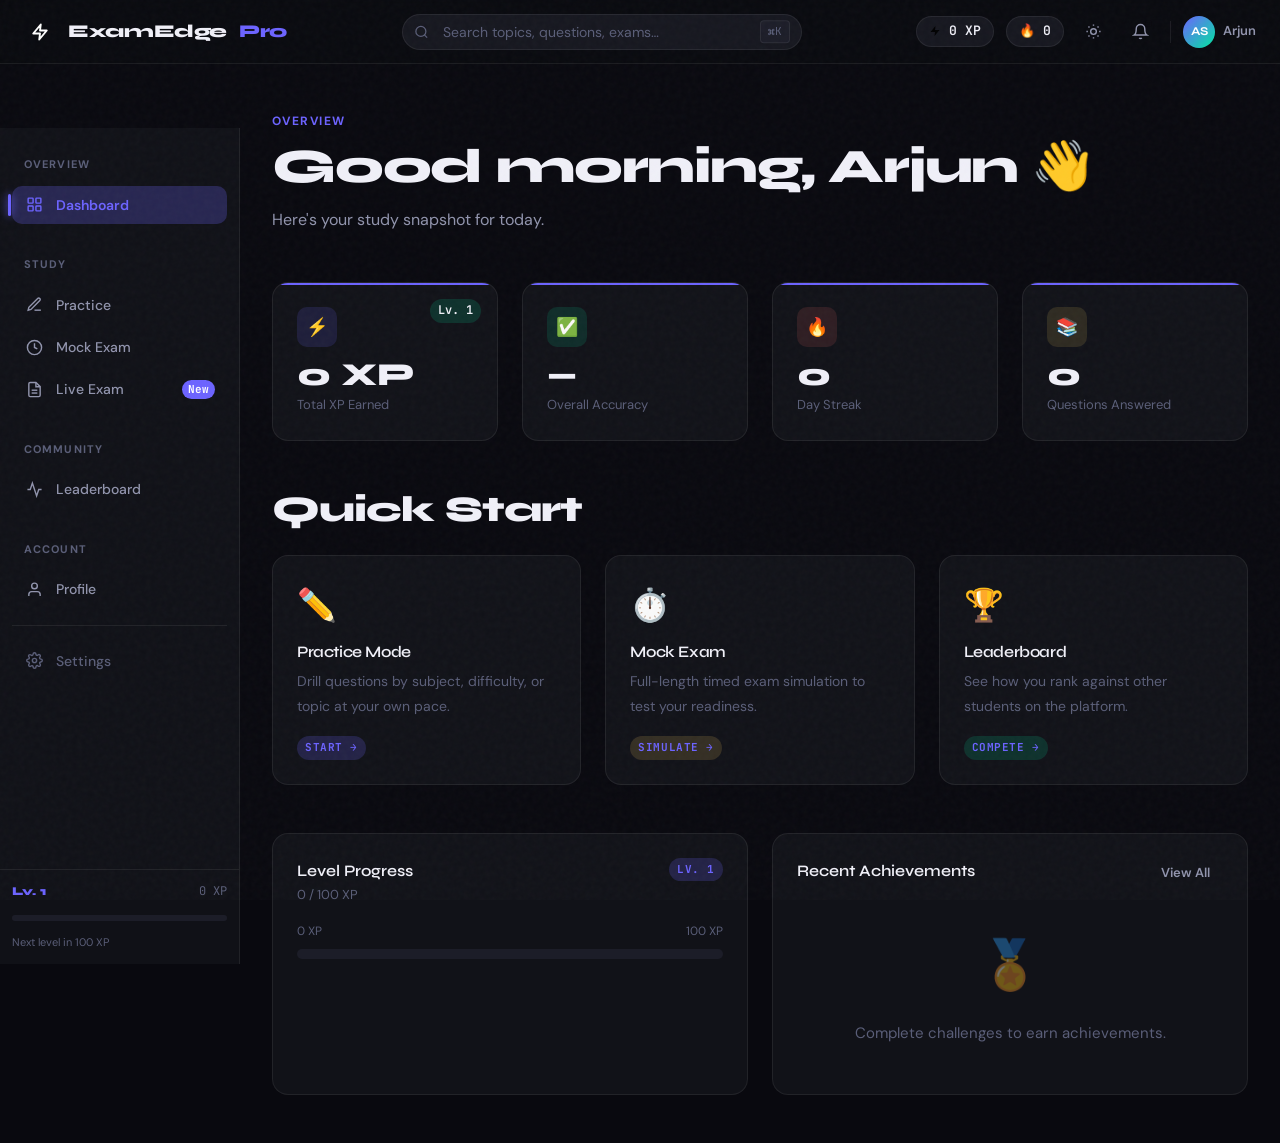
<file: index.html>
<!DOCTYPE html>
<html lang="en" data-theme="dark">
<head>
  <!-- ═══════════════════════════════════════════════
       ExamEdge Pro — index.html
       Primary entry point & app shell
  ════════════════════════════════════════════════ -->

  <!-- Core Meta -->
  <meta charset="UTF-8" />
  <meta name="viewport" content="width=device-width, initial-scale=1.0" />
  <meta http-equiv="X-UA-Compatible" content="IE=edge" />

  <!-- SEO -->
  <title>ExamEdge Pro — Intelligent Exam Preparation Platform</title>
  <meta name="description"
    content="ExamEdge Pro is a gamified, intelligent exam preparation platform. Practice questions, take mock tests, track XP, earn achievements, and climb the leaderboard." />
  <meta name="keywords"
    content="exam preparation, mock test, practice questions, UPSC, SSC, banking, CAT, JEE, online test, study platform" />
  <meta name="author" content="ExamEdge Pro" />
  <meta name="robots" content="index, follow" />
  <link rel="canonical" href="https://examedgepro.app/" />

  <!-- Open Graph -->
  <meta property="og:type"        content="website" />
  <meta property="og:url"         content="https://examedgepro.app/" />
  <meta property="og:title"       content="ExamEdge Pro — Intelligent Exam Preparation" />
  <meta property="og:description" content="Practice smarter, score higher. Gamified exam prep with XP, achievements, mock exams and live leaderboards." />
  <meta property="og:image"       content="https://examedgepro.app/assets/images/og-cover.png" />

  <!-- Twitter Card -->
  <meta name="twitter:card"        content="summary_large_image" />
  <meta name="twitter:title"       content="ExamEdge Pro" />
  <meta name="twitter:description" content="Gamified, intelligent exam preparation platform." />
  <meta name="twitter:image"       content="https://examedgepro.app/assets/images/og-cover.png" />

  <!-- PWA / Mobile -->
  <meta name="theme-color" content="#6c63ff" />
  <meta name="apple-mobile-web-app-capable" content="yes" />
  <meta name="apple-mobile-web-app-status-bar-style" content="black-translucent" />
  <meta name="apple-mobile-web-app-title" content="ExamEdge Pro" />

  <!-- Favicon -->
  <link rel="icon" type="image/svg+xml" href="assets/icons/favicon.svg" />

  <!-- Preconnect fonts -->
  <link rel="preconnect" href="https://fonts.googleapis.com" />
  <link rel="preconnect" href="https://fonts.gstatic.com" crossorigin />
  <link href="https://fonts.googleapis.com/css2?family=Syne:wght@400;600;700;800&family=DM+Sans:ital,opsz,wght@0,9..40,300;0,9..40,400;0,9..40,500;0,9..40,600;1,9..40,400&family=JetBrains+Mono:wght@400;500;700&display=swap"
    rel="stylesheet" />

  <!-- Project stylesheets -->
  <link rel="stylesheet" href="css/styles.css" />
  <link rel="stylesheet" href="css/layout.css" />
  <link rel="stylesheet" href="css/components.css" />

  <style>
    /* ─────────────────────────────────────────────────────
       INDEX.HTML CRITICAL STYLES
       Ambient atmosphere, dashboard widgets, and enhanced
       component skins — all scoped so they don't break
       the existing CSS files.
    ───────────────────────────────────────────────────── */

    /* ── Noise grain overlay ─────────────────────────── */
    .app-root::before {
      content: '';
      position: fixed;
      inset: 0;
      background-image: url("data:image/svg+xml,%3Csvg xmlns='http://www.w3.org/2000/svg' viewBox='0 0 200 200'%3E%3Cfilter id='n'%3E%3CfeTurbulence type='fractalNoise' baseFrequency='0.85' numOctaves='4' stitchTiles='stitch'/%3E%3C/filter%3E%3Crect width='100%25' height='100%25' filter='url(%23n)' opacity='0.03'/%3E%3C/svg%3E");
      pointer-events: none;
      z-index: 9998;
    }

    /* ── Ambient gradient blobs ──────────────────────── */
    .bg-blobs {
      position: fixed;
      inset: 0;
      pointer-events: none;
      z-index: 0;
      overflow: hidden;
    }
    .bg-blob {
      position: absolute;
      border-radius: 50%;
      filter: blur(100px);
      opacity: 0.065;
      animation: blobDrift 22s ease-in-out infinite alternate;
    }
    .bg-blob-1 { width:640px; height:640px; background:var(--clr-accent);   top:-180px; left:-120px; animation-delay:0s;   }
    .bg-blob-2 { width:520px; height:520px; background:var(--clr-accent-2); bottom:-160px; right:-80px; animation-delay:-8s; }
    .bg-blob-3 { width:360px; height:360px; background:var(--clr-accent-4); top:42%; left:48%;   animation-delay:-16s; }

    @keyframes blobDrift {
      0%   { transform: translate(0,0) scale(1); }
      50%  { transform: translate(36px,-28px) scale(1.07); }
      100% { transform: translate(-18px,22px) scale(0.94); }
    }

    /* App shell sits above blobs */
    .app-shell { position: relative; z-index: 1; }

    /* ── Navbar — glass effect ───────────────────────── */
    .navbar {
      background: rgba(10,11,15,0.82);
      backdrop-filter: blur(20px) saturate(180%);
      -webkit-backdrop-filter: blur(20px) saturate(180%);
    }
    [data-theme="light"] .navbar {
      background: rgba(244,244,248,0.88);
    }

    /* Brand icon glow on hover */
    .navbar__brand-icon { position:relative; overflow:visible; }
    .navbar__brand-icon::after {
      content:'';
      position:absolute; inset:-5px;
      border-radius:calc(var(--radius-sm) + 5px);
      background:linear-gradient(135deg,var(--clr-accent),var(--clr-accent-2));
      opacity:0; z-index:-1;
      filter:blur(10px);
      transition:opacity 0.3s;
    }
    .navbar__brand:hover .navbar__brand-icon::after { opacity:0.55; }

    /* Search keyboard shortcut badge */
    .search-kbd {
      position:absolute; right:12px; top:50%; transform:translateY(-50%);
      background:var(--clr-surface-3); border:1px solid var(--clr-border);
      border-radius:4px; padding:2px 7px;
      font-size:0.6875rem; font-family:var(--font-mono);
      color:var(--clr-text-muted); pointer-events:none;
    }

    /* ── Sidebar — glass + active indicator bar ──────── */
    .sidebar {
      background: rgba(17,18,24,0.96);
      backdrop-filter: blur(16px);
    }
    [data-theme="light"] .sidebar { background:rgba(255,255,255,0.97); }

    .nav-link .nav-icon svg { transition:transform var(--transition); }
    .nav-link:hover .nav-icon svg { transform:scale(1.15); }

    .nav-link.active { position:relative; }
    .nav-link.active::before {
      content:'';
      position:absolute; left:-4px; top:22%; bottom:22%;
      width:3px;
      background:var(--clr-accent);
      border-radius:2px;
      box-shadow:0 0 8px var(--clr-accent);
    }

    /* ── Stat card hover lift ────────────────────────── */
    .stat-card {
      cursor:default;
      transition:transform 0.25s var(--ease-spring), box-shadow 0.25s;
    }
    .stat-card:hover {
      transform:translateY(-4px);
      box-shadow:0 14px 40px rgba(0,0,0,0.45), 0 0 0 1px rgba(255,255,255,0.06);
    }
    /* Per-card accent color driven by CSS variable */
    .stat-card { --ca: var(--clr-accent); }
    .stat-card::before { background: var(--ca); }

    /* ── Quick-start cards ───────────────────────────── */
    .qs-card {
      background:var(--clr-surface);
      border:1px solid var(--clr-border);
      border-radius:var(--radius-xl);
      padding:var(--space-5);
      text-decoration:none;
      display:flex;
      flex-direction:column;
      gap:var(--space-3);
      position:relative;
      overflow:hidden;
      transition:transform 0.25s var(--ease-spring), border-color 0.2s, box-shadow 0.25s;
    }
    .qs-card:hover {
      transform:translateY(-5px) scale(1.01);
      box-shadow:0 18px 52px rgba(0,0,0,0.45);
    }
    .qs-card::before {
      content:'';
      position:absolute; inset:0;
      background:var(--qs-gradient,transparent);
      opacity:0; transition:opacity 0.3s;
    }
    .qs-card:hover::before { opacity:1; }

    .qs-icon {
      width:52px; height:52px;
      border-radius:var(--radius-lg);
      display:flex; align-items:center; justify-content:center;
      font-size:1.5rem;
    }
    .qs-title {
      font-family:var(--font-display);
      font-size:1.0625rem; font-weight:700;
      color:var(--clr-text-primary);
      letter-spacing:-0.02em;
    }
    .qs-desc {
      font-size:0.8125rem; color:var(--clr-text-muted);
      line-height:1.6; flex:1; margin:0;
    }
    .qs-cta {
      display:inline-flex; align-items:center; gap:5px;
      font-size:0.8125rem; font-weight:700;
      margin-top:var(--space-2);
    }
    .qs-cta svg { transition:transform 0.2s var(--ease-spring); }
    .qs-card:hover .qs-cta svg { transform:translateX(5px); }

    /* ── Subject bar rows ────────────────────────────── */
    .subj-row {
      display:flex; align-items:center; gap:var(--space-3);
      padding:var(--space-3) 0;
      border-bottom:1px solid var(--clr-border-soft);
    }
    .subj-row:last-child { border-bottom:none; }
    .subj-icon {
      width:32px; height:32px; border-radius:var(--radius-sm);
      display:flex; align-items:center; justify-content:center;
      font-size:0.9rem; flex-shrink:0;
    }
    .subj-bar-track {
      flex:1; height:5px;
      background:var(--clr-surface-3);
      border-radius:var(--radius-full); overflow:hidden;
    }
    .subj-bar-fill {
      height:100%; border-radius:var(--radius-full);
      transition:width 1.2s var(--ease-out);
    }

    /* ── Heatmap cells ───────────────────────────────── */
    .hm-cell {
      width:11px; height:11px;
      border-radius:3px;
      background:var(--clr-surface-3);
      transition:background 0.15s, transform 0.15s;
      cursor:default;
      flex-shrink:0;
    }
    .hm-cell:hover { transform:scale(1.45); z-index:2; position:relative; }
    .hm-cell[data-l="1"] { background:rgba(108,99,255,0.22); }
    .hm-cell[data-l="2"] { background:rgba(108,99,255,0.48); }
    .hm-cell[data-l="3"] { background:rgba(108,99,255,0.72); }
    .hm-cell[data-l="4"] { background:var(--clr-accent); box-shadow:0 0 5px rgba(108,99,255,0.5); }

    /* ── Weekly mini-bar ─────────────────────────────── */
    .wk-day { display:flex; flex-direction:column; align-items:center; gap:4px; }
    .wk-bar {
      width:22px; border-radius:4px 4px 0 0;
      min-height:4px;
      transition:height 0.7s var(--ease-out);
    }
    .wk-label { font-size:0.625rem; color:var(--clr-text-muted); font-family:var(--font-mono); }

    /* ── Progress ring ───────────────────────────────── */
    .ring-track { stroke:var(--clr-surface-3); }
    .ring-fill {
      stroke:var(--clr-accent); stroke-linecap:round;
      transform-origin:50% 50%; transform:rotate(-90deg);
      transition:stroke-dashoffset 1.3s var(--ease-out);
      filter:drop-shadow(0 0 5px rgba(108,99,255,0.45));
    }

    /* ── Leaderboard rows ────────────────────────────── */
    .lb-row {
      display:flex; align-items:center; gap:var(--space-3);
      padding:var(--space-2) var(--space-3);
      border-radius:var(--radius-md);
      transition:background 0.15s;
    }
    .lb-row:hover { background:var(--clr-surface-2); }
    .lb-row.lb-you { background:rgba(108,99,255,0.07); border:1px solid rgba(108,99,255,0.2); }
    .lb-rank { width:26px; text-align:center; font-family:var(--font-mono); font-weight:800; font-size:0.8125rem; flex-shrink:0; }

    /* ── Notification dot ────────────────────────────── */
    .notif-wrap { position:relative; }
    .notif-wrap::after {
      content:'';
      position:absolute; top:6px; right:6px;
      width:7px; height:7px;
      background:var(--clr-accent-3);
      border-radius:50%;
      border:2px solid var(--clr-bg);
      animation:dotPulse 2s ease infinite;
    }
    @keyframes dotPulse {
      0%,100% { transform:scale(1); opacity:1; }
      50%      { transform:scale(1.45); opacity:0.65; }
    }

    /* ── Mobile sidebar overlay ──────────────────────── */
    #sidebar-overlay {
      display:none; position:fixed; inset:0;
      background:rgba(0,0,0,0.55);
      z-index:calc(var(--z-sidebar) - 1);
      backdrop-filter:blur(3px);
    }
    #mobile-menu-btn { display:none; }
    @media (max-width:768px) {
      #mobile-menu-btn { display:flex; }
      .navbar__center  { display:none; }
    }

    /* ── Skeleton shimmer ────────────────────────────── */
    .skeleton {
      background:linear-gradient(90deg, var(--clr-surface-2) 25%, var(--clr-surface-3) 50%, var(--clr-surface-2) 75%);
      background-size:200% 100%;
      animation:shimmer 1.6s ease-in-out infinite;
      border-radius:var(--radius-sm);
    }
    @keyframes shimmer { 0%{background-position:200% 0} 100%{background-position:-200% 0} }

    /* ── Staggered page entry ────────────────────────── */
    .dash-section { animation:fadeInUp 0.45s var(--ease-out) both; }
    .dash-section:nth-child(1) { animation-delay:0.00s; }
    .dash-section:nth-child(2) { animation-delay:0.07s; }
    .dash-section:nth-child(3) { animation-delay:0.14s; }
    .dash-section:nth-child(4) { animation-delay:0.21s; }
    .dash-section:nth-child(5) { animation-delay:0.28s; }
  </style>
</head>

<body class="app-root" data-theme="dark">

  <!-- Ambient blobs -->
  <div class="bg-blobs" aria-hidden="true">
    <div class="bg-blob bg-blob-1"></div>
    <div class="bg-blob bg-blob-2"></div>
    <div class="bg-blob bg-blob-3"></div>
  </div>

  <!-- ══════════════ APP SHELL ══════════════════════════ -->
  <div id="app" class="app-shell">

    <!-- ─── NAVBAR ──────────────────────────────────── -->
    <header role="banner">
      <nav class="navbar" role="navigation" aria-label="Main navigation">

        <!-- Hamburger (mobile) -->
        <button class="btn btn-ghost btn-icon" id="mobile-menu-btn"
          aria-label="Open sidebar" aria-expanded="false" aria-controls="sidebar">
          <svg width="20" height="20" viewBox="0 0 24 24" fill="none"
            stroke="currentColor" stroke-width="2" aria-hidden="true">
            <line x1="3" y1="6"  x2="21" y2="6"/>
            <line x1="3" y1="12" x2="21" y2="12"/>
            <line x1="3" y1="18" x2="21" y2="18"/>
          </svg>
        </button>

        <!-- Brand -->
        <a class="navbar__brand" href="#dashboard" aria-label="ExamEdge Pro home">
          <div class="navbar__brand-icon" aria-hidden="true">
            <svg width="18" height="18" viewBox="0 0 24 24" fill="none"
              stroke="#ffffff" stroke-width="2.5" stroke-linecap="round" stroke-linejoin="round">
              <polygon points="13 2 3 14 12 14 11 22 21 10 12 10 13 2"/>
            </svg>
          </div>
          ExamEdge <span class="text-accent">Pro</span>
        </a>

        <!-- Global search -->
        <div class="navbar__center">
          <div class="navbar__search" role="search">
            <svg class="navbar__search-icon" width="15" height="15"
              viewBox="0 0 24 24" fill="none" stroke="currentColor"
              stroke-width="2" aria-hidden="true">
              <circle cx="11" cy="11" r="8"/>
              <path d="m21 21-4.35-4.35"/>
            </svg>
            <input type="search" class="navbar__search-input" id="global-search"
              placeholder="Search topics, questions, exams…"
              aria-label="Global search" autocomplete="off" spellcheck="false" />
            <span class="search-kbd" aria-hidden="true">⌘K</span>
          </div>
        </div>

        <!-- Right controls -->
        <div class="navbar__end">

          <!-- XP badge -->
          <div class="navbar__xp-badge" id="navbar-xp" title="Your XP" role="status" aria-label="XP">
            <svg width="12" height="12" viewBox="0 0 24 24" fill="var(--clr-accent-4)" aria-hidden="true">
              <polygon points="13 2 3 14 12 14 11 22 21 10 12 10 13 2"/>
            </svg>
            <span id="navbar-xp-val" style="color:var(--clr-accent-4)">0 XP</span>
          </div>

          <!-- Streak badge -->
          <div class="navbar__xp-badge" id="navbar-streak" title="Day streak" role="status"
            style="color:var(--clr-accent-3)" aria-label="Study streak">
            🔥 <span id="navbar-streak-val">0</span>
          </div>

          <!-- Theme toggle -->
          <button class="btn btn-ghost btn-icon" id="theme-btn"
            aria-label="Toggle theme" title="Switch theme">
            <svg id="i-sun" width="17" height="17" viewBox="0 0 24 24"
              fill="none" stroke="currentColor" stroke-width="2" aria-hidden="true">
              <circle cx="12" cy="12" r="4"/>
              <path d="M12 2v2M12 20v2M4.93 4.93l1.41 1.41M17.66 17.66l1.41 1.41
                       M2 12h2M20 12h2M6.34 17.66l-1.41 1.41M19.07 4.93l-1.41 1.41"/>
            </svg>
            <svg id="i-moon" width="17" height="17" viewBox="0 0 24 24"
              fill="none" stroke="currentColor" stroke-width="2"
              aria-hidden="true" style="display:none">
              <path d="M21 12.79A9 9 0 1 1 11.21 3 7 7 0 0 0 21 12.79z"/>
            </svg>
          </button>

          <!-- Notifications -->
          <div class="notif-wrap">
            <button class="btn btn-ghost btn-icon" id="notif-btn"
              aria-label="Notifications — 3 unread">
              <svg width="17" height="17" viewBox="0 0 24 24" fill="none"
                stroke="currentColor" stroke-width="2" aria-hidden="true">
                <path d="M18 8A6 6 0 0 0 6 8c0 7-3 9-3 9h18s-3-2-3-9"/>
                <path d="M13.73 21a2 2 0 0 1-3.46 0"/>
              </svg>
            </button>
          </div>

          <!-- Divider -->
          <div style="width:1px; height:22px; background:var(--clr-border); flex-shrink:0"
            aria-hidden="true"></div>

          <!-- Avatar + name -->
          <a href="#profile" class="flex items-center gap-2"
            style="text-decoration:none" aria-label="Your profile">
            <div class="avatar avatar-sm" id="navbar-avatar"
              style="background:linear-gradient(135deg,#6c63ff,#00e5a0); flex-shrink:0"
              aria-hidden="true">A</div>
            <span id="navbar-uname"
              style="font-size:0.8125rem; font-weight:600; color:var(--clr-text-secondary);
                     max-width:88px; overflow:hidden; white-space:nowrap; text-overflow:ellipsis">
              Arjun
            </span>
          </a>
        </div>
      </nav>
    </header>

    <!-- ─── BODY ─────────────────────────────────────── -->
    <div class="app-body">

      <!-- ─── SIDEBAR ────────────────────────────────── -->
      <aside id="sidebar" class="sidebar" role="complementary"
        aria-label="Sidebar navigation">
        <nav class="sidebar__nav">

          <span class="sidebar__section-label">Overview</span>

          <a class="nav-link active" data-route="#dashboard" href="#dashboard">
            <span class="nav-icon">
              <svg width="17" height="17" viewBox="0 0 24 24" fill="none" stroke="currentColor" stroke-width="2" aria-hidden="true">
                <rect x="3" y="3" width="7" height="7" rx="1"/>
                <rect x="14" y="3" width="7" height="7" rx="1"/>
                <rect x="3" y="14" width="7" height="7" rx="1"/>
                <rect x="14" y="14" width="7" height="7" rx="1"/>
              </svg>
            </span>
            <span>Dashboard</span>
          </a>

          <span class="sidebar__section-label" style="margin-top:var(--space-4)">Study</span>

          <a class="nav-link" data-route="#practice" href="#practice">
            <span class="nav-icon">
              <svg width="17" height="17" viewBox="0 0 24 24" fill="none" stroke="currentColor" stroke-width="2" aria-hidden="true">
                <path d="M12 20h9"/>
                <path d="M16.5 3.5a2.121 2.121 0 0 1 3 3L7 19l-4 1 1-4L16.5 3.5z"/>
              </svg>
            </span>
            <span>Practice</span>
          </a>

          <a class="nav-link" data-route="#mock" href="#mock">
            <span class="nav-icon">
              <svg width="17" height="17" viewBox="0 0 24 24" fill="none" stroke="currentColor" stroke-width="2" aria-hidden="true">
                <circle cx="12" cy="12" r="10"/>
                <polyline points="12 6 12 12 16 14"/>
              </svg>
            </span>
            <span>Mock Exam</span>
          </a>

          <a class="nav-link" data-route="#exam" href="#exam">
            <span class="nav-icon">
              <svg width="17" height="17" viewBox="0 0 24 24" fill="none" stroke="currentColor" stroke-width="2" aria-hidden="true">
                <path d="M14 2H6a2 2 0 0 0-2 2v16a2 2 0 0 0 2 2h12a2 2 0 0 0 2-2V8z"/>
                <polyline points="14 2 14 8 20 8"/>
                <line x1="16" y1="13" x2="8" y2="13"/>
                <line x1="16" y1="17" x2="8" y2="17"/>
              </svg>
            </span>
            <span>Live Exam</span>
            <span class="nav-badge">New</span>
          </a>

          <span class="sidebar__section-label" style="margin-top:var(--space-4)">Community</span>

          <a class="nav-link" data-route="#leaderboard" href="#leaderboard">
            <span class="nav-icon">
              <svg width="17" height="17" viewBox="0 0 24 24" fill="none" stroke="currentColor" stroke-width="2" aria-hidden="true">
                <polyline points="22 12 18 12 15 21 9 3 6 12 2 12"/>
              </svg>
            </span>
            <span>Leaderboard</span>
          </a>

          <span class="sidebar__section-label" style="margin-top:var(--space-4)">Account</span>

          <a class="nav-link" data-route="#profile" href="#profile">
            <span class="nav-icon">
              <svg width="17" height="17" viewBox="0 0 24 24" fill="none" stroke="currentColor" stroke-width="2" aria-hidden="true">
                <path d="M20 21v-2a4 4 0 0 0-4-4H8a4 4 0 0 0-4 4v2"/>
                <circle cx="12" cy="7" r="4"/>
              </svg>
            </span>
            <span>Profile</span>
          </a>

          <div class="divider" style="margin:var(--space-3) 0"></div>

          <a class="nav-link" href="#settings" style="color:var(--clr-text-muted)">
            <span class="nav-icon">
              <svg width="17" height="17" viewBox="0 0 24 24" fill="none" stroke="currentColor" stroke-width="2" aria-hidden="true">
                <circle cx="12" cy="12" r="3"/>
                <path d="M19.4 15a1.65 1.65 0 0 0 .33 1.82l.06.06a2 2 0 0 1 0 2.83
                  2 2 0 0 1-2.83 0l-.06-.06a1.65 1.65 0 0 0-1.82-.33 1.65 1.65 0
                  0 0-1 1.51V21a2 2 0 0 1-2 2 2 2 0 0 1-2-2v-.09A1.65 1.65 0 0
                  0 9 19.4a1.65 1.65 0 0 0-1.82.33l-.06.06a2 2 0 0 1-2.83 0 2 2
                  0 0 1 0-2.83l.06-.06A1.65 1.65 0 0 0 4.68 15a1.65 1.65 0 0
                  0-1.51-1H3a2 2 0 0 1-2-2 2 2 0 0 1 2-2h.09A1.65 1.65 0 0 0
                  4.6 9a1.65 1.65 0 0 0-.33-1.82l-.06-.06a2 2 0 0 1 0-2.83 2 2
                  0 0 1 2.83 0l.06.06A1.65 1.65 0 0 0 9 4.68a1.65 1.65 0 0 0
                  1-1.51V3a2 2 0 0 1 2-2 2 2 0 0 1 2 2v.09a1.65 1.65 0 0 0 1
                  1.51 1.65 1.65 0 0 0 1.82-.33l.06-.06a2 2 0 0 1 2.83 0 2 2 0
                  0 1 0 2.83l-.06.06A1.65 1.65 0 0 0 19.4 9a1.65 1.65 0 0 0
                  1.51 1H21a2 2 0 0 1 2 2 2 2 0 0 1-2 2h-.09a1.65 1.65 0 0
                  0-1.51 1z"/>
              </svg>
            </span>
            <span>Settings</span>
          </a>
        </nav>

        <!-- Sidebar footer XP meter -->
        <div class="sidebar__footer">
          <div class="xp-meter">
            <div class="xp-meter__header">
              <span class="xp-meter__level" id="sb-level">Lv. 1</span>
              <span class="xp-meter__points" id="sb-xp">0 XP</span>
            </div>
            <div class="progress" style="margin-top:6px">
              <div class="progress__bar" id="sb-bar" style="width:0%"></div>
            </div>
            <div style="font-size:0.6875rem; color:var(--clr-text-muted); margin-top:5px"
              id="sb-next">Next level in 100 XP</div>
          </div>
        </div>
      </aside>

      <!-- ─── MAIN CONTENT ────────────────────────────── -->
      <main id="page-content" class="main-content" role="main"
        aria-live="polite" aria-atomic="false">

        <!-- ══════════════════════════════════════════════
             DASHBOARD — rendered inline (no fetch needed)
        ═════════════════════════════════════════════════ -->
        <div class="page-wrapper" id="dashboard-view">

          <!-- Header -->
          <header class="page-header dash-section">
            <p class="page-header__eyebrow">Overview</p>
            <h1 class="page-header__title" id="dash-greeting">Good morning, Arjun 👋</h1>
            <p class="page-header__subtitle">
              You're on a <strong style="color:var(--clr-accent-3)">5-day streak</strong> —
              keep the momentum going!
            </p>
          </header>

          <!-- ── Stat cards ──────────────────────────── -->
          <section class="dash-section" aria-label="Study statistics">
            <div style="display:grid; grid-template-columns:repeat(4,1fr); gap:var(--space-5)">

              <div class="stat-card" style="--ca:var(--clr-accent)">
                <div class="stat-card__icon"
                  style="background:rgba(108,99,255,0.15); color:var(--clr-accent)">
                  <svg width="20" height="20" viewBox="0 0 24 24" fill="currentColor" aria-hidden="true">
                    <polygon points="13 2 3 14 12 14 11 22 21 10 12 10 13 2"/>
                  </svg>
                </div>
                <div class="stat-card__value" id="sc-xp">9,800</div>
                <div class="stat-card__label">Total XP Earned</div>
                <span class="stat-card__change positive">Lv. 8 ↑</span>
              </div>

              <div class="stat-card" style="--ca:var(--clr-accent-2)">
                <div class="stat-card__icon"
                  style="background:rgba(0,229,160,0.12); color:var(--clr-accent-2)">
                  <svg width="20" height="20" viewBox="0 0 24 24" fill="none"
                    stroke="currentColor" stroke-width="2.5" aria-hidden="true">
                    <polyline points="20 6 9 17 4 12"/>
                  </svg>
                </div>
                <div class="stat-card__value" id="sc-acc">88%</div>
                <div class="stat-card__label">Overall Accuracy</div>
                <span class="stat-card__change positive">+3% this week</span>
              </div>

              <div class="stat-card" style="--ca:var(--clr-accent-3)">
                <div class="stat-card__icon"
                  style="background:rgba(255,107,107,0.12); color:var(--clr-accent-3); font-size:1.25rem">
                  🔥
                </div>
                <div class="stat-card__value" id="sc-streak">5</div>
                <div class="stat-card__label">Day Streak</div>
                <span class="stat-card__change positive">Best: 14 days</span>
              </div>

              <div class="stat-card" style="--ca:var(--clr-accent-4)">
                <div class="stat-card__icon"
                  style="background:rgba(255,209,102,0.12); color:var(--clr-accent-4)">
                  <svg width="20" height="20" viewBox="0 0 24 24" fill="none"
                    stroke="currentColor" stroke-width="2" aria-hidden="true">
                    <path d="M14 2H6a2 2 0 0 0-2 2v16a2 2 0 0 0 2 2h12a2 2 0 0 0 2-2V8z"/>
                    <polyline points="14 2 14 8 20 8"/>
                    <line x1="16" y1="13" x2="8" y2="13"/>
                    <line x1="16" y1="17" x2="8" y2="17"/>
                  </svg>
                </div>
                <div class="stat-card__value" id="sc-qs">1,240</div>
                <div class="stat-card__label">Questions Answered</div>
                <span class="stat-card__change positive">+45 today</span>
              </div>

            </div>
          </section>

          <!-- ── Quick Start + Level Ring ─────────────── -->
          <section class="dash-section" aria-label="Quick actions">
            <div style="display:grid; grid-template-columns:1fr 200px; gap:var(--space-5); align-items:start">

              <div>
                <h2 style="font-size:1.125rem; margin-bottom:var(--space-4)">Quick Start</h2>
                <div style="display:grid; grid-template-columns:repeat(3,1fr); gap:var(--space-4)">

                  <a href="#practice" class="qs-card"
                    style="--qs-gradient:linear-gradient(135deg,rgba(108,99,255,0.1),transparent); border-color:transparent">
                    <div class="qs-icon" style="background:rgba(108,99,255,0.15)">✏️</div>
                    <div class="qs-title">Practice</div>
                    <p class="qs-desc">Drill questions by subject and difficulty at your own pace.</p>
                    <div class="qs-cta" style="color:var(--clr-accent)">
                      Start now
                      <svg width="13" height="13" viewBox="0 0 24 24" fill="none" stroke="currentColor" stroke-width="2.5" aria-hidden="true"><path d="M5 12h14M12 5l7 7-7 7"/></svg>
                    </div>
                  </a>

                  <a href="#mock" class="qs-card"
                    style="--qs-gradient:linear-gradient(135deg,rgba(255,209,102,0.08),transparent); border-color:transparent">
                    <div class="qs-icon" style="background:rgba(255,209,102,0.14)">⏱️</div>
                    <div class="qs-title">Mock Exam</div>
                    <p class="qs-desc">Full-length timed simulation to test your exam readiness.</p>
                    <div class="qs-cta" style="color:var(--clr-accent-4)">
                      Simulate
                      <svg width="13" height="13" viewBox="0 0 24 24" fill="none" stroke="currentColor" stroke-width="2.5" aria-hidden="true"><path d="M5 12h14M12 5l7 7-7 7"/></svg>
                    </div>
                  </a>

                  <a href="#leaderboard" class="qs-card"
                    style="--qs-gradient:linear-gradient(135deg,rgba(0,229,160,0.07),transparent); border-color:transparent">
                    <div class="qs-icon" style="background:rgba(0,229,160,0.12)">🏆</div>
                    <div class="qs-title">Leaderboard</div>
                    <p class="qs-desc">See where you rank among the best students this week.</p>
                    <div class="qs-cta" style="color:var(--clr-accent-2)">
                      Compete
                      <svg width="13" height="13" viewBox="0 0 24 24" fill="none" stroke="currentColor" stroke-width="2.5" aria-hidden="true"><path d="M5 12h14M12 5l7 7-7 7"/></svg>
                    </div>
                  </a>

                </div>
              </div>

              <!-- Level ring -->
              <div class="card" style="padding:var(--space-5); text-align:center">
                <div style="position:relative; width:120px; height:120px; margin:0 auto var(--space-3)">
                  <svg width="120" height="120" viewBox="0 0 120 120" aria-label="Level progress ring">
                    <circle class="ring-track" cx="60" cy="60" r="50" fill="none" stroke-width="8"/>
                    <circle class="ring-fill"  id="level-ring" cx="60" cy="60" r="50"
                      fill="none" stroke-width="8"
                      stroke-dasharray="314.16" stroke-dashoffset="314.16"/>
                  </svg>
                  <div style="position:absolute; inset:0; display:flex; flex-direction:column;
                    align-items:center; justify-content:center">
                    <span style="font-size:0.625rem; text-transform:uppercase; letter-spacing:0.1em;
                      color:var(--clr-text-muted); font-weight:600">Level</span>
                    <span style="font-family:var(--font-display); font-size:2.25rem;
                      font-weight:800; color:var(--clr-accent); line-height:1"
                      id="ring-level">8</span>
                  </div>
                </div>
                <div style="font-size:0.8125rem; font-weight:600; color:var(--clr-text-primary); margin-bottom:2px">
                  <span id="ring-xp">9,800</span> XP
                </div>
                <div style="font-size:0.75rem; color:var(--clr-text-muted); margin-bottom:var(--space-3)">
                  Next: <span id="ring-next">10,200</span> XP
                </div>
                <div class="progress">
                  <div class="progress__bar" id="ring-bar" style="width:0%"></div>
                </div>
              </div>

            </div>
          </section>

          <!-- ── Analytics Row ─────────────────────────── -->
          <section class="dash-section" aria-label="Performance analytics">
            <div style="display:grid; grid-template-columns:1.2fr 1.6fr 1fr; gap:var(--space-5)">

              <!-- Subject accuracy -->
              <div class="card">
                <div class="card__header">
                  <div>
                    <div class="card__title">Subject Accuracy</div>
                    <div class="card__subtitle">Last 30 days</div>
                  </div>
                  <a href="#profile" class="btn btn-ghost btn-xs">View all →</a>
                </div>

                <div class="subj-row">
                  <div class="subj-icon" style="background:rgba(108,99,255,0.15); color:var(--clr-accent)">📐</div>
                  <div style="flex:1">
                    <div style="display:flex; justify-content:space-between; margin-bottom:5px">
                      <span style="font-size:0.8125rem; font-weight:600">Mathematics</span>
                      <span style="font-size:0.8125rem; font-family:var(--font-mono); color:var(--clr-accent)">92%</span>
                    </div>
                    <div class="subj-bar-track"><div class="subj-bar-fill" id="bar-math" style="width:0%; background:var(--clr-accent)"></div></div>
                  </div>
                </div>

                <div class="subj-row">
                  <div class="subj-icon" style="background:rgba(0,229,160,0.12); color:var(--clr-accent-2)">🔬</div>
                  <div style="flex:1">
                    <div style="display:flex; justify-content:space-between; margin-bottom:5px">
                      <span style="font-size:0.8125rem; font-weight:600">Science</span>
                      <span style="font-size:0.8125rem; font-family:var(--font-mono); color:var(--clr-accent-2)">85%</span>
                    </div>
                    <div class="subj-bar-track"><div class="subj-bar-fill" id="bar-sci" style="width:0%; background:var(--clr-accent-2)"></div></div>
                  </div>
                </div>

                <div class="subj-row">
                  <div class="subj-icon" style="background:rgba(255,209,102,0.12); color:var(--clr-accent-4)">🌐</div>
                  <div style="flex:1">
                    <div style="display:flex; justify-content:space-between; margin-bottom:5px">
                      <span style="font-size:0.8125rem; font-weight:600">General Knowledge</span>
                      <span style="font-size:0.8125rem; font-family:var(--font-mono); color:var(--clr-accent-4)">78%</span>
                    </div>
                    <div class="subj-bar-track"><div class="subj-bar-fill" id="bar-gk" style="width:0%; background:var(--clr-accent-4)"></div></div>
                  </div>
                </div>

                <div class="subj-row">
                  <div class="subj-icon" style="background:rgba(255,107,107,0.12); color:var(--clr-accent-3)">🧩</div>
                  <div style="flex:1">
                    <div style="display:flex; justify-content:space-between; margin-bottom:5px">
                      <span style="font-size:0.8125rem; font-weight:600">Reasoning</span>
                      <span style="font-size:0.8125rem; font-family:var(--font-mono); color:var(--clr-accent-3)">63%</span>
                    </div>
                    <div class="subj-bar-track"><div class="subj-bar-fill" id="bar-rea" style="width:0%; background:var(--clr-accent-3)"></div></div>
                  </div>
                </div>

              </div>

              <!-- Activity heatmap + weekly bars -->
              <div class="card">
                <div class="card__header">
                  <div>
                    <div class="card__title">Study Activity</div>
                    <div class="card__subtitle">Questions answered per day</div>
                  </div>
                  <span class="badge badge-success">🔥 5-day streak</span>
                </div>

                <!-- Weekly bars -->
                <div style="display:flex; gap:5px; align-items:flex-end; margin-bottom:var(--space-5)"
                  id="weekly-bars" aria-label="This week's activity"></div>

                <!-- Heatmap -->
                <div id="heatmap" style="display:flex; gap:3px; flex-wrap:wrap"
                  aria-label="Activity heatmap, past 70 days"></div>

                <div style="display:flex; justify-content:space-between; margin-top:var(--space-3)">
                  <span style="font-size:0.6875rem; color:var(--clr-text-muted)">10 weeks ago</span>
                  <div style="display:flex; align-items:center; gap:4px">
                    <span style="font-size:0.6875rem; color:var(--clr-text-muted)">Less</span>
                    <div style="width:10px;height:10px;border-radius:2px;background:var(--clr-surface-3)"></div>
                    <div style="width:10px;height:10px;border-radius:2px;background:rgba(108,99,255,0.4)"></div>
                    <div style="width:10px;height:10px;border-radius:2px;background:var(--clr-accent)"></div>
                    <span style="font-size:0.6875rem; color:var(--clr-text-muted)">More</span>
                  </div>
                  <span style="font-size:0.6875rem; color:var(--clr-text-muted)">Today</span>
                </div>
              </div>

              <!-- Leaderboard preview -->
              <div class="card" style="display:flex; flex-direction:column">
                <div class="card__header">
                  <div class="card__title">Top Ranks</div>
                  <a href="#leaderboard" class="btn btn-ghost btn-xs">Full →</a>
                </div>
                <div id="lb-preview" style="flex:1; display:flex; flex-direction:column; gap:2px"></div>
              </div>

            </div>
          </section>

          <!-- ── Recent achievements strip ─────────────── -->
          <section class="dash-section" aria-label="Recent achievements">
            <div class="card">
              <div class="card__header">
                <div class="card__title">Recent Achievements</div>
                <a href="#profile" class="btn btn-ghost btn-xs">View all →</a>
              </div>
              <div style="display:flex; gap:var(--space-4); flex-wrap:wrap" id="ach-strip">
                <!-- Injected by JS -->
              </div>
            </div>
          </section>

        </div><!-- /dashboard-view -->

        <!-- Page loader (shown during SPA navigation) -->
        <div id="page-loader" class="page-loader hidden"
          aria-live="polite" aria-busy="true" aria-label="Loading page">
          <div class="loader-ring"></div>
          <span>Loading…</span>
        </div>

      </main>
    </div><!-- /app-body -->

    <!-- Modal mount -->
    <div id="modal-mount" role="dialog" aria-modal="true"
      aria-hidden="true" aria-label="Dialog"></div>

    <!-- Toast container -->
    <div id="toast-container" class="toast-container"
      role="status" aria-live="assertive" aria-atomic="true"></div>

    <!-- Mobile sidebar overlay -->
    <div id="sidebar-overlay" aria-hidden="true"></div>

  </div><!-- /app -->

  <!-- ══════════════════════════════════════════════════════
       SCRIPTS
  ══════════════════════════════════════════════════════ -->

  <!-- Inline critical JS — runs before module parse so the
       page is interactive immediately, no flash. -->
  <script>
  (function () {
    'use strict';

    /* ── 1. Theme restore ──────────────────────────── */
    var savedTheme = localStorage.getItem('ee_theme') || 'dark';
    document.documentElement.setAttribute('data-theme', savedTheme);
    function syncThemeIcons(t) {
      var sun  = document.getElementById('i-sun');
      var moon = document.getElementById('i-moon');
      if (sun)  sun.style.display  = t === 'dark'  ? '' : 'none';
      if (moon) moon.style.display = t === 'light' ? '' : 'none';
    }
    syncThemeIcons(savedTheme);

    document.getElementById('theme-btn')?.addEventListener('click', function () {
      var cur  = document.documentElement.getAttribute('data-theme') || 'dark';
      var next = cur === 'dark' ? 'light' : 'dark';
      document.documentElement.setAttribute('data-theme', next);
      localStorage.setItem('ee_theme', next);
      syncThemeIcons(next);
    });

    /* ── 2. Greeting ────────────────────────────────── */
    var greetEl = document.getElementById('dash-greeting');
    if (greetEl) {
      var h     = new Date().getHours();
      var part  = h < 12 ? 'morning' : h < 17 ? 'afternoon' : 'evening';
      var user  = {};
      try { user = JSON.parse(localStorage.getItem('ee_user') || '{}'); } catch(e){}
      var firstName = (user.displayName || 'Arjun').split(' ')[0];
      greetEl.textContent = 'Good ' + part + ', ' + firstName + ' \uD83D\uDC4B';
    }

    /* ── 3. Restore XP / streak from state ─────────── */
    var xp     = 0; var streak = 0;
    try {
      xp     = JSON.parse(localStorage.getItem('ee_xp')     || '0');
      streak = JSON.parse(localStorage.getItem('ee_streak') || '0');
    } catch(e) {}

    function fmtXP(n) {
      if (n >= 1000000) return (n/1000000).toFixed(1) + 'M XP';
      if (n >= 1000)    return (n/1000).toFixed(1) + 'K XP';
      return n + ' XP';
    }
    var xpEl = document.getElementById('navbar-xp-val');
    var stEl = document.getElementById('navbar-streak-val');
    if (xpEl) xpEl.textContent = fmtXP(xp);
    if (stEl) stEl.textContent = streak;

    var sbLevel = document.getElementById('sb-level');
    var sbXP    = document.getElementById('sb-xp');
    var sbBar   = document.getElementById('sb-bar');
    var sbNext  = document.getElementById('sb-next');

    var LEVELS = [0,100,250,500,900,1400,2100,3000,4200,5800,8000,11000,15000,20000];
    function xpToLevel(x) {
      var lv = 1;
      for (var i = 0; i < LEVELS.length; i++) { if (x >= LEVELS[i]) lv = i + 1; }
      return lv;
    }
    var lv    = xpToLevel(xp);
    var floor = LEVELS[lv - 1] || 0;
    var ceil  = LEVELS[lv] || (floor + 500);
    var pct   = Math.round(Math.min(1, (xp - floor) / (ceil - floor)) * 100);

    if (sbLevel) sbLevel.textContent = 'Lv. ' + lv;
    if (sbXP)    sbXP.textContent    = fmtXP(xp);
    if (sbBar)   sbBar.style.width   = pct + '%';
    if (sbNext)  sbNext.textContent  = 'Next level in ' + Math.max(0, ceil - xp) + ' XP';

    /* ── 4. Mobile sidebar toggle ───────────────────── */
    var sidebar  = document.getElementById('sidebar');
    var overlay  = document.getElementById('sidebar-overlay');
    var menuBtn  = document.getElementById('mobile-menu-btn');

    function openSidebar()  {
      sidebar?.classList.add('mobile-open');
      if (overlay) overlay.style.display = 'block';
      menuBtn?.setAttribute('aria-expanded','true');
    }
    function closeSidebar() {
      sidebar?.classList.remove('mobile-open');
      if (overlay) overlay.style.display = 'none';
      menuBtn?.setAttribute('aria-expanded','false');
    }
    menuBtn?.addEventListener('click', function () {
      sidebar?.classList.contains('mobile-open') ? closeSidebar() : openSidebar();
    });
    overlay?.addEventListener('click', closeSidebar);

    /* ── 5. Nav active state ────────────────────────── */
    function syncNav() {
      var hash = location.hash || '#dashboard';
      document.querySelectorAll('.nav-link[data-route]').forEach(function (l) {
        l.classList.toggle('active', l.dataset.route === hash);
      });
    }
    window.addEventListener('hashchange', syncNav);
    syncNav();

    /* ── 6. Weekly bar chart ────────────────────────── */
    var weeklyEl = document.getElementById('weekly-bars');
    if (weeklyEl) {
      var days = ['Mon','Tue','Wed','Thu','Fri','Sat','Sun'];
      var vals = [32, 18, 45, 55, 40, 0, 0];
      var maxV = Math.max.apply(null, vals);
      weeklyEl.innerHTML = days.map(function (d, i) {
        var h   = vals[i] > 0 ? Math.max(8, Math.round((vals[i] / maxV) * 80)) : 4;
        var clr = vals[i] > 0
          ? 'background:linear-gradient(180deg,var(--clr-accent),var(--clr-accent-2))'
          : 'background:var(--clr-surface-3)';
        return '<div class="wk-day"><div class="wk-bar" style="height:' + h + 'px;' + clr
          + '" title="' + vals[i] + ' questions on ' + d + '"></div>'
          + '<span class="wk-label">' + d + '</span></div>';
      }).join('');
    }

    /* ── 7. Heatmap ─────────────────────────────────── */
    var hmEl = document.getElementById('heatmap');
    if (hmEl) {
      var today  = new Date();
      var cells  = [];
      for (var i = 69; i >= 0; i--) {
        var d = new Date(today);
        d.setDate(today.getDate() - i);
        var level = i < 5  ? 4
                  : i < 15 ? (Math.random() > 0.3 ? Math.floor(Math.random() * 3) + 2 : 0)
                  :           (Math.random() > 0.45 ? Math.floor(Math.random() * 4) : 0);
        var label = d.toLocaleDateString('en-IN', { day:'numeric', month:'short' });
        cells.push('<div class="hm-cell" data-l="' + level
          + '" title="' + label + ' — activity ' + level + '" role="img" aria-label="Day ' + label + ', activity level ' + level + '"></div>');
      }
      hmEl.innerHTML = cells.join('');
    }

    /* ── 8. Leaderboard preview ─────────────────────── */
    var lbEl = document.getElementById('lb-preview');
    if (lbEl) {
      var entries = [
        { r:1, n:'Priya Nair',   xp:'12.4K', s:21, you:false },
        { r:2, n:'Arjun Sharma', xp:'9.8K',  s:5,  you:true  },
        { r:3, n:'Rahul Verma',  xp:'8.2K',  s:9,  you:false },
        { r:4, n:'Sneha Patel',  xp:'7.6K',  s:6,  you:false },
        { r:5, n:'Karan Mehta',  xp:'6.9K',  s:11, you:false },
      ];
      var medals = { 1:'🥇', 2:'🥈', 3:'🥉' };
      lbEl.innerHTML = entries.map(function (e) {
        return '<div class="lb-row ' + (e.you ? 'lb-you' : '') + '">'
          + '<span class="lb-rank" style="color:' + (e.r <= 3 ? 'var(--clr-accent-4)' : 'var(--clr-text-muted)') + '">'
          + (medals[e.r] || e.r) + '</span>'
          + '<div class="avatar avatar-xs" style="background:linear-gradient(135deg,var(--clr-accent),var(--clr-accent-2));font-size:0.5rem;flex-shrink:0">' + e.n.charAt(0) + '</div>'
          + '<div style="flex:1;min-width:0;overflow:hidden">'
          + '<div style="font-size:0.8125rem;font-weight:600;white-space:nowrap;overflow:hidden;text-overflow:ellipsis">'
          + e.n + (e.you ? ' <span style="font-size:0.55rem;background:var(--clr-accent);color:#fff;padding:1px 5px;border-radius:4px;margin-left:3px;vertical-align:middle">YOU</span>' : '')
          + '</div>'
          + '<div style="font-size:0.6875rem;color:var(--clr-text-muted)">🔥 ' + e.s + 'd</div></div>'
          + '<span style="font-family:var(--font-mono);font-size:0.75rem;font-weight:700;color:var(--clr-accent-4);flex-shrink:0">' + e.xp + '</span></div>';
      }).join('');
    }

    /* ── 9. Achievements strip ──────────────────────── */
    var achEl = document.getElementById('ach-strip');
    if (achEl) {
      var achs = [
        { icon:'🌱', title:'First Step',     desc:'Answer your first question', unlocked:true  },
        { icon:'🔥', title:'Getting Warmed', desc:'Answer 10 questions',        unlocked:true  },
        { icon:'📅', title:'On a Roll',       desc:'3-day study streak',         unlocked:true  },
        { icon:'💯', title:'Perfectionist',   desc:'Score 100% on a session',    unlocked:false },
        { icon:'⭐', title:'Rising Star',     desc:'Reach Level 5',              unlocked:false },
      ];
      achEl.innerHTML = achs.map(function (a) {
        return '<div class="achievement-card ' + (a.unlocked ? '' : 'locked') + '" style="min-width:200px;flex:1">'
          + '<div class="achievement-icon">' + a.icon + '</div>'
          + '<div><div style="font-weight:600;font-size:0.875rem">' + a.title + '</div>'
          + '<div style="font-size:0.75rem;color:var(--clr-text-muted);margin-top:2px">' + a.desc + '</div>'
          + (a.unlocked ? '<div style="font-size:0.6875rem;color:var(--clr-accent-2);margin-top:4px">✅ Unlocked</div>' : '')
          + '</div></div>';
      }).join('');
    }

    /* ── 10. Animate level ring & bars after paint ── */
    requestAnimationFrame(function () {
      setTimeout(function () {
        // Level ring
        var ring = document.getElementById('level-ring');
        if (ring) {
          var progress = 0.65;
          var circ     = 2 * Math.PI * 50;
          ring.style.strokeDashoffset = circ * (1 - progress);
        }
        // Subject bars
        var bars = { 'bar-math':92, 'bar-sci':85, 'bar-gk':78, 'bar-rea':63 };
        Object.keys(bars).forEach(function (id) {
          var el = document.getElementById(id);
          if (el) el.style.width = bars[id] + '%';
        });
        // XP ring bar
        var rBar = document.getElementById('ring-bar');
        if (rBar) rBar.style.width = '65%';
      }, 350);
    });

    /* ── 11. Keyboard shortcut: ⌘K focuses search ── */
    document.addEventListener('keydown', function (e) {
      if ((e.metaKey || e.ctrlKey) && e.key === 'k') {
        e.preventDefault();
        document.getElementById('global-search')?.focus();
      }
    });

  })();
  </script>

  <!-- Modular app (router, modules, Firebase) -->
  <script type="module" src="js/app.js"></script>

</body>
</html>
</file>
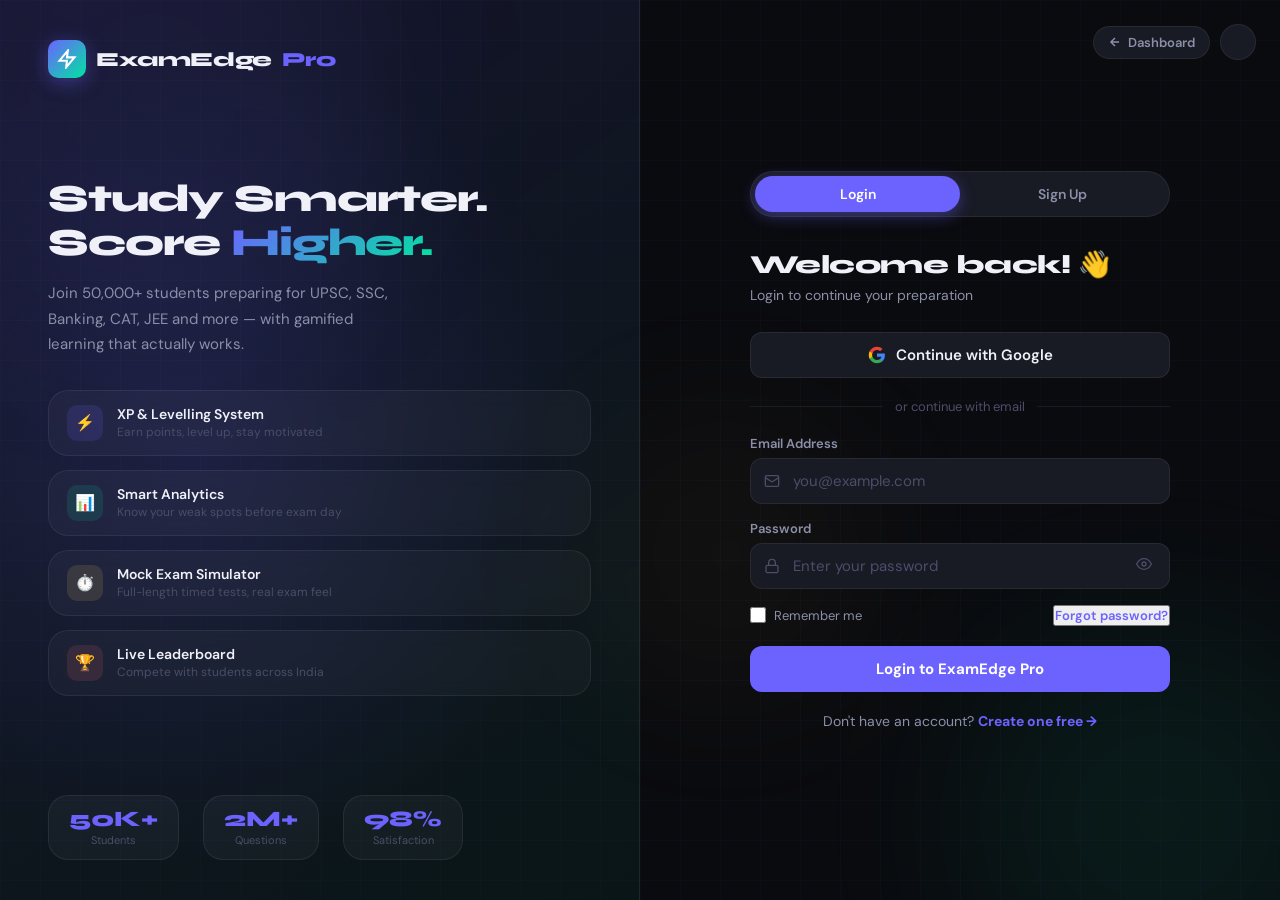
<file: auth.html>
<!DOCTYPE html>
<html lang="en" data-theme="dark">
<head>
  <meta charset="UTF-8" />
  <meta name="viewport" content="width=device-width, initial-scale=1.0" />
  <title>Login — ExamEdge Pro</title>
  <meta name="description" content="Login or create your ExamEdge Pro account to start your exam preparation journey." />
  <meta name="robots" content="noindex" />

  <link rel="icon" type="image/svg+xml" href="assets/icons/favicon.svg" />
  <link rel="preconnect" href="https://fonts.googleapis.com" />
  <link rel="preconnect" href="https://fonts.gstatic.com" crossorigin />
  <link href="https://fonts.googleapis.com/css2?family=Syne:wght@400;600;700;800&family=DM+Sans:ital,opsz,wght@0,9..40,300;0,9..40,400;0,9..40,500;0,9..40,600;1,9..40,400&family=JetBrains+Mono:wght@500&display=swap" rel="stylesheet" />

  <style>
    /* ═══════════════════════════════════════════
       DESIGN TOKENS — matches ExamEdge Pro system
    ═══════════════════════════════════════════ */
    :root {
      --bg:           #0a0b0f;
      --surface:      #111218;
      --surface-2:    #181a24;
      --surface-3:    #1f2130;
      --border:       rgba(255,255,255,0.07);
      --border-focus: rgba(108,99,255,0.6);

      --accent:       #6c63ff;
      --accent-2:     #00e5a0;
      --accent-3:     #ff6b6b;
      --accent-4:     #ffd166;
      --accent-glow:  rgba(108,99,255,0.22);

      --text-1:       #f0f0f8;
      --text-2:       #8b8fa8;
      --text-3:       #4a4e68;

      --font-d:  'Syne', sans-serif;
      --font-b:  'DM Sans', sans-serif;
      --font-m:  'JetBrains Mono', monospace;

      --ease-out:    cubic-bezier(0.16,1,0.3,1);
      --ease-spring: cubic-bezier(0.34,1.56,0.64,1);
      --r-md: 12px;
      --r-lg: 20px;
      --r-xl: 28px;
      --r-full: 9999px;
    }

    [data-theme="light"] {
      --bg:        #f0f0f8;
      --surface:   #ffffff;
      --surface-2: #f4f4fa;
      --surface-3: #e8e8f2;
      --border:    rgba(0,0,0,0.08);
      --text-1:    #12131a;
      --text-2:    #5a5e78;
      --text-3:    #9a9eb8;
    }

    /* ═══════════════════════════════════════════
       RESET & BASE
    ═══════════════════════════════════════════ */
    *, *::before, *::after { box-sizing: border-box; margin: 0; padding: 0; }

    html {
      font-size: 16px;
      -webkit-font-smoothing: antialiased;
      text-rendering: optimizeLegibility;
    }

    body {
      font-family: var(--font-b);
      background: var(--bg);
      color: var(--text-1);
      min-height: 100vh;
      overflow-x: hidden;
      transition: background 0.3s, color 0.3s;
    }

    input, button, select { font-family: var(--font-b); }
    a { color: var(--accent); text-decoration: none; }
    a:hover { color: var(--accent-2); }

    :focus-visible {
      outline: 2px solid var(--accent);
      outline-offset: 3px;
      border-radius: 4px;
    }

    /* ═══════════════════════════════════════════
       BACKGROUND — animated mesh + blobs
    ═══════════════════════════════════════════ */
    .bg-layer {
      position: fixed; inset: 0;
      pointer-events: none; z-index: 0;
      overflow: hidden;
    }

    .blob {
      position: absolute;
      border-radius: 50%;
      filter: blur(90px);
      opacity: 0.07;
      animation: drift 20s ease-in-out infinite alternate;
    }
    .blob-1 { width:500px; height:500px; background:var(--accent);   top:-150px; left:-100px; animation-delay:0s;   }
    .blob-2 { width:400px; height:400px; background:var(--accent-2); bottom:-120px; right:-80px; animation-delay:-7s; }
    .blob-3 { width:300px; height:300px; background:var(--accent-4); top:45%; left:45%; animation-delay:-13s; opacity:0.04; }

    @keyframes drift {
      0%   { transform: translate(0,0) scale(1); }
      50%  { transform: translate(30px,-25px) scale(1.06); }
      100% { transform: translate(-15px,20px) scale(0.95); }
    }

    /* Grid pattern overlay */
    .bg-grid {
      position: fixed; inset: 0;
      background-image:
        linear-gradient(rgba(108,99,255,0.03) 1px, transparent 1px),
        linear-gradient(90deg, rgba(108,99,255,0.03) 1px, transparent 1px);
      background-size: 40px 40px;
      pointer-events: none; z-index: 0;
    }
    [data-theme="light"] .bg-grid {
      background-image:
        linear-gradient(rgba(108,99,255,0.04) 1px, transparent 1px),
        linear-gradient(90deg, rgba(108,99,255,0.04) 1px, transparent 1px);
    }

    /* ═══════════════════════════════════════════
       PAGE LAYOUT
    ═══════════════════════════════════════════ */
    .auth-page {
      position: relative; z-index: 1;
      min-height: 100vh;
      display: grid;
      grid-template-columns: 1fr 1fr;
    }

    /* ═══════════════════════════════════════════
       LEFT PANEL — Illustration / Branding
    ═══════════════════════════════════════════ */
    .left-panel {
      position: relative;
      display: flex;
      flex-direction: column;
      justify-content: space-between;
      padding: 40px 48px;
      background: linear-gradient(145deg, rgba(108,99,255,0.12), rgba(0,229,160,0.05));
      border-right: 1px solid var(--border);
      overflow: hidden;
    }

    .left-panel::before {
      content: '';
      position: absolute; inset: 0;
      background: radial-gradient(ellipse at 30% 50%, rgba(108,99,255,0.15) 0%, transparent 65%);
      pointer-events: none;
    }

    /* Brand */
    .brand {
      display: flex; align-items: center; gap: 10px;
      font-family: var(--font-d);
      font-weight: 800; font-size: 1.25rem;
      color: var(--text-1);
      letter-spacing: -0.02em;
      position: relative; z-index: 1;
    }
    .brand-icon {
      width: 38px; height: 38px;
      background: linear-gradient(135deg, var(--accent), var(--accent-2));
      border-radius: 10px;
      display: flex; align-items: center; justify-content: center;
      box-shadow: 0 4px 20px rgba(108,99,255,0.4);
    }
    .brand span { color: var(--accent); }

    /* Center illustration area */
    .left-center {
      flex: 1;
      display: flex;
      flex-direction: column;
      align-items: flex-start;
      justify-content: center;
      gap: 32px;
      position: relative; z-index: 1;
      padding: 40px 0;
    }

    .left-headline {
      font-family: var(--font-d);
      font-size: clamp(1.75rem, 3vw, 2.5rem);
      font-weight: 800;
      line-height: 1.15;
      letter-spacing: -0.03em;
      color: var(--text-1);
    }
    .left-headline span {
      background: linear-gradient(135deg, var(--accent), var(--accent-2));
      -webkit-background-clip: text;
      -webkit-text-fill-color: transparent;
      background-clip: text;
    }

    .left-desc {
      font-size: 0.9375rem;
      color: var(--text-2);
      line-height: 1.7;
      max-width: 340px;
    }

    /* Feature pills */
    .feature-list {
      display: flex;
      flex-direction: column;
      gap: 14px;
      width: 100%;
    }

    .feature-item {
      display: flex; align-items: center; gap: 14px;
      padding: 14px 18px;
      background: rgba(255,255,255,0.03);
      border: 1px solid var(--border);
      border-radius: var(--r-lg);
      backdrop-filter: blur(8px);
      transition: transform 0.2s var(--ease-out), border-color 0.2s;
      animation: slideLeft 0.5s var(--ease-out) both;
    }
    [data-theme="light"] .feature-item { background: rgba(0,0,0,0.02); }

    .feature-item:hover { transform: translateX(4px); border-color: rgba(108,99,255,0.3); }
    .feature-item:nth-child(1) { animation-delay: 0.1s; }
    .feature-item:nth-child(2) { animation-delay: 0.18s; }
    .feature-item:nth-child(3) { animation-delay: 0.26s; }
    .feature-item:nth-child(4) { animation-delay: 0.34s; }

    @keyframes slideLeft {
      from { opacity:0; transform: translateX(-20px); }
      to   { opacity:1; transform: translateX(0); }
    }

    .feature-icon {
      width: 36px; height: 36px; flex-shrink: 0;
      border-radius: 10px;
      display: flex; align-items: center; justify-content: center;
      font-size: 1rem;
    }
    .feature-text { flex: 1; }
    .feature-title { font-size: 0.875rem; font-weight: 600; color: var(--text-1); }
    .feature-sub   { font-size: 0.75rem; color: var(--text-3); margin-top: 1px; }

    /* Stats row */
    .stats-row {
      display: flex; gap: 24px;
      position: relative; z-index: 1;
    }
    .stat-pill {
      text-align: center;
      padding: 12px 20px;
      background: rgba(255,255,255,0.04);
      border: 1px solid var(--border);
      border-radius: var(--r-lg);
    }
    [data-theme="light"] .stat-pill { background: rgba(0,0,0,0.03); }
    .stat-num {
      font-family: var(--font-d); font-size: 1.375rem;
      font-weight: 800; color: var(--accent);
      line-height: 1;
    }
    .stat-lbl { font-size: 0.6875rem; color: var(--text-3); margin-top: 3px; }

    /* ═══════════════════════════════════════════
       RIGHT PANEL — Auth Forms
    ═══════════════════════════════════════════ */
    .right-panel {
      display: flex;
      flex-direction: column;
      align-items: center;
      justify-content: center;
      padding: 40px 48px;
      position: relative;
    }

    /* Top-right controls */
    .right-top {
      position: absolute;
      top: 24px; right: 24px;
      display: flex; align-items: center; gap: 10px;
    }

    .theme-btn {
      width: 36px; height: 36px;
      border-radius: 50%;
      background: var(--surface-2);
      border: 1px solid var(--border);
      color: var(--text-2);
      cursor: pointer;
      display: flex; align-items: center; justify-content: center;
      transition: all 0.2s;
    }
    .theme-btn:hover { background: var(--surface-3); color: var(--text-1); }

    .back-btn {
      display: flex; align-items: center; gap: 6px;
      font-size: 0.8125rem; font-weight: 600;
      color: var(--text-2);
      background: var(--surface-2);
      border: 1px solid var(--border);
      border-radius: var(--r-full);
      padding: 7px 14px;
      cursor: pointer;
      transition: all 0.2s;
      text-decoration: none;
    }
    .back-btn:hover { color: var(--text-1); background: var(--surface-3); }

    /* Form card */
    .auth-card {
      width: 100%; max-width: 420px;
      animation: cardIn 0.45s var(--ease-out) both;
    }
    @keyframes cardIn {
      from { opacity: 0; transform: translateY(24px); }
      to   { opacity: 1; transform: translateY(0); }
    }

    /* Tab switcher */
    .tab-switcher {
      display: flex;
      background: var(--surface-2);
      border: 1px solid var(--border);
      border-radius: var(--r-full);
      padding: 4px;
      margin-bottom: 32px;
    }

    .tab-btn {
      flex: 1;
      padding: 9px 0;
      border: none;
      background: transparent;
      border-radius: var(--r-full);
      font-family: var(--font-b);
      font-size: 0.875rem;
      font-weight: 600;
      color: var(--text-2);
      cursor: pointer;
      transition: all 0.25s var(--ease-out);
    }
    .tab-btn.active {
      background: var(--accent);
      color: #fff;
      box-shadow: 0 4px 16px rgba(108,99,255,0.4);
    }

    /* Form header */
    .form-header { margin-bottom: 28px; }
    .form-title {
      font-family: var(--font-d);
      font-size: 1.625rem;
      font-weight: 800;
      color: var(--text-1);
      letter-spacing: -0.02em;
      margin-bottom: 6px;
    }
    .form-subtitle { font-size: 0.875rem; color: var(--text-2); }

    /* Google button */
    .google-btn {
      width: 100%;
      display: flex; align-items: center; justify-content: center; gap: 10px;
      padding: 12px 20px;
      background: var(--surface-2);
      border: 1px solid var(--border);
      border-radius: var(--r-md);
      font-family: var(--font-b);
      font-size: 0.9375rem;
      font-weight: 600;
      color: var(--text-1);
      cursor: pointer;
      transition: all 0.2s var(--ease-out);
      margin-bottom: 20px;
    }
    .google-btn:hover {
      background: var(--surface-3);
      border-color: rgba(108,99,255,0.3);
      transform: translateY(-1px);
      box-shadow: 0 4px 16px rgba(0,0,0,0.2);
    }
    .google-btn:active { transform: translateY(0); }

    /* Divider */
    .or-divider {
      display: flex; align-items: center; gap: 12px;
      margin-bottom: 20px;
      font-size: 0.8125rem; color: var(--text-3);
    }
    .or-divider::before,
    .or-divider::after {
      content: ''; flex: 1;
      height: 1px; background: var(--border);
    }

    /* Form fields */
    .field-group { display: flex; flex-direction: column; gap: 4px; margin-bottom: 16px; }

    .field-label {
      font-size: 0.8125rem; font-weight: 600;
      color: var(--text-2);
      margin-bottom: 2px;
    }

    .field-wrap { position: relative; }

    .field-icon {
      position: absolute; left: 14px; top: 50%; transform: translateY(-50%);
      color: var(--text-3); pointer-events: none;
    }

    .field-input {
      width: 100%;
      background: var(--surface-2);
      border: 1.5px solid var(--border);
      border-radius: var(--r-md);
      padding: 12px 14px 12px 42px;
      color: var(--text-1);
      font-family: var(--font-b);
      font-size: 0.9375rem;
      transition: border-color 0.2s, box-shadow 0.2s, background 0.3s;
    }
    .field-input:focus {
      outline: none;
      border-color: var(--accent);
      box-shadow: 0 0 0 3px var(--accent-glow);
      background: var(--surface-3);
    }
    .field-input::placeholder { color: var(--text-3); }
    .field-input.error { border-color: var(--accent-3); }
    .field-input.success { border-color: var(--accent-2); }

    /* Password toggle */
    .pw-toggle {
      position: absolute; right: 14px; top: 50%; transform: translateY(-50%);
      background: none; border: none;
      color: var(--text-3); cursor: pointer;
      padding: 4px;
      transition: color 0.2s;
    }
    .pw-toggle:hover { color: var(--text-1); }

    /* Field error message */
    .field-error {
      font-size: 0.75rem; color: var(--accent-3);
      margin-top: 4px; display: none;
    }
    .field-error.show { display: block; }

    /* Password strength bar */
    .pw-strength { margin-top: 8px; }
    .pw-strength-bar {
      height: 4px;
      background: var(--surface-3);
      border-radius: 9999px;
      overflow: hidden;
      margin-bottom: 4px;
    }
    .pw-strength-fill {
      height: 100%; border-radius: 9999px;
      transition: width 0.4s var(--ease-out), background 0.3s;
      width: 0%;
    }
    .pw-strength-text { font-size: 0.6875rem; color: var(--text-3); }

    /* Remember / Forgot row */
    .form-meta {
      display: flex; align-items: center; justify-content: space-between;
      margin-bottom: 20px;
    }
    .remember-label {
      display: flex; align-items: center; gap: 8px;
      font-size: 0.8125rem; color: var(--text-2);
      cursor: pointer; user-select: none;
    }
    .remember-label input[type="checkbox"] {
      width: 16px; height: 16px;
      accent-color: var(--accent);
      cursor: pointer;
    }
    .forgot-link {
      font-size: 0.8125rem; font-weight: 600;
      color: var(--accent);
      transition: color 0.2s;
    }
    .forgot-link:hover { color: var(--accent-2); }

    /* Terms checkbox */
    .terms-label {
      display: flex; align-items: flex-start; gap: 10px;
      font-size: 0.8125rem; color: var(--text-2);
      cursor: pointer;
      margin-bottom: 20px;
      line-height: 1.5;
    }
    .terms-label input[type="checkbox"] {
      width: 16px; height: 16px; flex-shrink: 0;
      margin-top: 2px;
      accent-color: var(--accent);
      cursor: pointer;
    }

    /* Submit button */
    .submit-btn {
      width: 100%;
      padding: 13px 24px;
      background: var(--accent);
      border: none;
      border-radius: var(--r-md);
      color: #fff;
      font-family: var(--font-b);
      font-size: 0.9375rem;
      font-weight: 700;
      cursor: pointer;
      transition: all 0.25s var(--ease-spring);
      position: relative;
      overflow: hidden;
      margin-bottom: 20px;
    }
    .submit-btn::before {
      content: '';
      position: absolute; inset: 0;
      background: linear-gradient(135deg, rgba(255,255,255,0.15), transparent);
      opacity: 0; transition: opacity 0.2s;
    }
    .submit-btn:hover {
      background: #7b74ff;
      transform: translateY(-2px);
      box-shadow: 0 8px 28px rgba(108,99,255,0.45);
    }
    .submit-btn:hover::before { opacity: 1; }
    .submit-btn:active { transform: translateY(0); }
    .submit-btn.loading {
      pointer-events: none; color: transparent;
    }
    .submit-btn.loading::after {
      content: '';
      position: absolute; top:50%; left:50%;
      transform: translate(-50%,-50%);
      width: 18px; height: 18px;
      border: 2.5px solid rgba(255,255,255,0.3);
      border-top-color: #fff;
      border-radius: 50%;
      animation: spin 0.7s linear infinite;
    }
    @keyframes spin { to { transform: translate(-50%,-50%) rotate(360deg); } }

    /* Switch link */
    .switch-text {
      text-align: center;
      font-size: 0.875rem;
      color: var(--text-2);
    }
    .switch-text button {
      background: none; border: none;
      color: var(--accent); font-weight: 700;
      font-family: var(--font-b); font-size: 0.875rem;
      cursor: pointer; padding: 0;
      transition: color 0.2s;
    }
    .switch-text button:hover { color: var(--accent-2); }

    /* ═══════════════════════════════════════════
       FORGOT PASSWORD VIEW
    ═══════════════════════════════════════════ */
    .forgot-view {
      width: 100%; max-width: 420px;
      display: none;
      animation: cardIn 0.4s var(--ease-out) both;
    }

    .back-to-login {
      display: inline-flex; align-items: center; gap: 7px;
      font-size: 0.875rem; font-weight: 600;
      color: var(--text-2);
      background: none; border: none;
      cursor: pointer; padding: 0; margin-bottom: 28px;
      transition: color 0.2s;
    }
    .back-to-login:hover { color: var(--text-1); }

    .forgot-icon {
      width: 60px; height: 60px;
      background: rgba(108,99,255,0.12);
      border-radius: 16px;
      display: flex; align-items: center; justify-content: center;
      font-size: 1.75rem;
      margin-bottom: 20px;
    }

    /* ═══════════════════════════════════════════
       SUCCESS STATE
    ═══════════════════════════════════════════ */
    .success-view {
      width: 100%; max-width: 420px;
      text-align: center;
      display: none;
      animation: cardIn 0.4s var(--ease-out) both;
    }
    .success-icon {
      width: 80px; height: 80px;
      background: rgba(0,229,160,0.12);
      border-radius: 50%;
      display: flex; align-items: center; justify-content: center;
      font-size: 2.5rem;
      margin: 0 auto 24px;
      animation: popIn 0.5s var(--ease-spring) both;
    }
    @keyframes popIn {
      from { transform: scale(0); opacity: 0; }
      to   { transform: scale(1); opacity: 1; }
    }
    .success-title {
      font-family: var(--font-d); font-size: 1.5rem;
      font-weight: 800; color: var(--text-1);
      margin-bottom: 8px;
    }
    .success-desc { font-size: 0.9375rem; color: var(--text-2); line-height: 1.6; }

    /* ═══════════════════════════════════════════
       TOAST
    ═══════════════════════════════════════════ */
    .toast {
      position: fixed; bottom: 24px; right: 24px;
      background: var(--surface-2);
      border: 1px solid var(--border);
      border-radius: var(--r-lg);
      padding: 14px 18px;
      display: flex; align-items: center; gap: 12px;
      min-width: 280px; max-width: 360px;
      box-shadow: 0 8px 32px rgba(0,0,0,0.4);
      z-index: 9999;
      transform: translateX(120%);
      transition: transform 0.35s var(--ease-spring);
    }
    .toast.show { transform: translateX(0); }
    .toast-icon { font-size: 1.1rem; flex-shrink: 0; }
    .toast-msg  { font-size: 0.875rem; font-weight: 500; color: var(--text-1); }

    /* ═══════════════════════════════════════════
       RESPONSIVE
    ═══════════════════════════════════════════ */
    @media (max-width: 900px) {
      .auth-page { grid-template-columns: 1fr; }
      .left-panel { display: none; }
      .right-panel { padding: 32px 24px; justify-content: flex-start; padding-top: 80px; }
    }

    @media (max-width: 480px) {
      .right-panel { padding: 72px 20px 32px; }
      .auth-card, .forgot-view, .success-view { max-width: 100%; }
    }

    /* ═══════════════════════════════════════════
       HIDDEN UTILITY
    ═══════════════════════════════════════════ */
    .hidden { display: none !important; }
  </style>
</head>

<body>

  <!-- Background layers -->
  <div class="bg-layer">
    <div class="blob blob-1"></div>
    <div class="blob blob-2"></div>
    <div class="blob blob-3"></div>
  </div>
  <div class="bg-grid"></div>

  <!-- ══════════════ MAIN LAYOUT ══════════════ -->
  <div class="auth-page">

    <!-- ── LEFT PANEL ─────────────────────── -->
    <div class="left-panel">

      <!-- Brand -->
      <div class="brand">
        <div class="brand-icon">
          <svg width="20" height="20" viewBox="0 0 24 24" fill="none"
            stroke="#fff" stroke-width="2.5" stroke-linecap="round">
            <polygon points="13 2 3 14 12 14 11 22 21 10 12 10 13 2"/>
          </svg>
        </div>
        ExamEdge <span>Pro</span>
      </div>

      <!-- Center content -->
      <div class="left-center">
        <div>
          <h1 class="left-headline">
            Study Smarter.<br/>
            Score <span>Higher.</span>
          </h1>
          <p class="left-desc" style="margin-top:16px">
            Join 50,000+ students preparing for UPSC, SSC, Banking, CAT, JEE and more — with gamified learning that actually works.
          </p>
        </div>

        <!-- Feature list -->
        <div class="feature-list">
          <div class="feature-item">
            <div class="feature-icon" style="background:rgba(108,99,255,0.15)">⚡</div>
            <div class="feature-text">
              <div class="feature-title">XP & Levelling System</div>
              <div class="feature-sub">Earn points, level up, stay motivated</div>
            </div>
          </div>
          <div class="feature-item">
            <div class="feature-icon" style="background:rgba(0,229,160,0.12)">📊</div>
            <div class="feature-text">
              <div class="feature-title">Smart Analytics</div>
              <div class="feature-sub">Know your weak spots before exam day</div>
            </div>
          </div>
          <div class="feature-item">
            <div class="feature-icon" style="background:rgba(255,209,102,0.12)">⏱️</div>
            <div class="feature-text">
              <div class="feature-title">Mock Exam Simulator</div>
              <div class="feature-sub">Full-length timed tests, real exam feel</div>
            </div>
          </div>
          <div class="feature-item">
            <div class="feature-icon" style="background:rgba(255,107,107,0.12)">🏆</div>
            <div class="feature-text">
              <div class="feature-title">Live Leaderboard</div>
              <div class="feature-sub">Compete with students across India</div>
            </div>
          </div>
        </div>
      </div>

      <!-- Stats -->
      <div class="stats-row">
        <div class="stat-pill">
          <div class="stat-num">50K+</div>
          <div class="stat-lbl">Students</div>
        </div>
        <div class="stat-pill">
          <div class="stat-num">2M+</div>
          <div class="stat-lbl">Questions</div>
        </div>
        <div class="stat-pill">
          <div class="stat-num">98%</div>
          <div class="stat-lbl">Satisfaction</div>
        </div>
      </div>

    </div><!-- /left-panel -->

    <!-- ── RIGHT PANEL ────────────────────── -->
    <div class="right-panel">

      <!-- Top controls -->
      <div class="right-top">
        <a href="index.html" class="back-btn">
          <svg width="14" height="14" viewBox="0 0 24 24" fill="none" stroke="currentColor" stroke-width="2.5"><path d="M19 12H5M12 5l-7 7 7 7"/></svg>
          Dashboard
        </a>
        <button class="theme-btn" id="theme-btn" aria-label="Toggle theme">
          <svg id="icon-sun" width="16" height="16" viewBox="0 0 24 24" fill="none" stroke="currentColor" stroke-width="2">
            <circle cx="12" cy="12" r="4"/>
            <path d="M12 2v2M12 20v2M4.93 4.93l1.41 1.41M17.66 17.66l1.41 1.41M2 12h2M20 12h2M6.34 17.66l-1.41 1.41M19.07 4.93l-1.41 1.41"/>
          </svg>
          <svg id="icon-moon" width="16" height="16" viewBox="0 0 24 24" fill="none" stroke="currentColor" stroke-width="2" style="display:none">
            <path d="M21 12.79A9 9 0 1 1 11.21 3 7 7 0 0 0 21 12.79z"/>
          </svg>
        </button>
      </div>

      <!-- ── AUTH CARD (Login + Signup) ──── -->
      <div class="auth-card" id="auth-card">

        <!-- Tab switcher -->
        <div class="tab-switcher" role="tablist">
          <button class="tab-btn active" id="tab-login" role="tab"
            aria-selected="true" aria-controls="form-login">Login</button>
          <button class="tab-btn" id="tab-signup" role="tab"
            aria-selected="false" aria-controls="form-signup">Sign Up</button>
        </div>

        <!-- ── LOGIN FORM ─────────────────── -->
        <div id="form-login" role="tabpanel">
          <div class="form-header">
            <h2 class="form-title">Welcome back! 👋</h2>
            <p class="form-subtitle">Login to continue your preparation</p>
          </div>

          <!-- Google -->
          <button class="google-btn" id="google-login-btn" type="button">
            <svg width="18" height="18" viewBox="0 0 24 24">
              <path fill="#4285F4" d="M22.56 12.25c0-.78-.07-1.53-.2-2.25H12v4.26h5.92c-.26 1.37-1.04 2.53-2.21 3.31v2.77h3.57c2.08-1.92 3.28-4.74 3.28-8.09z"/>
              <path fill="#34A853" d="M12 23c2.97 0 5.46-.98 7.28-2.66l-3.57-2.77c-.98.66-2.23 1.06-3.71 1.06-2.86 0-5.29-1.93-6.16-4.53H2.18v2.84C3.99 20.53 7.7 23 12 23z"/>
              <path fill="#FBBC05" d="M5.84 14.09c-.22-.66-.35-1.36-.35-2.09s.13-1.43.35-2.09V7.07H2.18C1.43 8.55 1 10.22 1 12s.43 3.45 1.18 4.93l2.85-2.22.81-.62z"/>
              <path fill="#EA4335" d="M12 5.38c1.62 0 3.06.56 4.21 1.64l3.15-3.15C17.45 2.09 14.97 1 12 1 7.7 1 3.99 3.47 2.18 7.07l3.66 2.84c.87-2.6 3.3-4.53 6.16-4.53z"/>
            </svg>
            Continue with Google
          </button>

          <div class="or-divider">or continue with email</div>

          <form id="login-form" novalidate>
            <!-- Email -->
            <div class="field-group">
              <label class="field-label" for="login-email">Email Address</label>
              <div class="field-wrap">
                <svg class="field-icon" width="16" height="16" viewBox="0 0 24 24" fill="none" stroke="currentColor" stroke-width="2">
                  <rect x="2" y="4" width="20" height="16" rx="2"/><path d="m22 7-8.97 5.7a1.94 1.94 0 0 1-2.06 0L2 7"/>
                </svg>
                <input type="email" class="field-input" id="login-email"
                  placeholder="you@example.com" autocomplete="email" required />
              </div>
              <span class="field-error" id="login-email-err">Please enter a valid email</span>
            </div>

            <!-- Password -->
            <div class="field-group">
              <label class="field-label" for="login-password">Password</label>
              <div class="field-wrap">
                <svg class="field-icon" width="16" height="16" viewBox="0 0 24 24" fill="none" stroke="currentColor" stroke-width="2">
                  <rect x="3" y="11" width="18" height="11" rx="2" ry="2"/><path d="M7 11V7a5 5 0 0 1 10 0v4"/>
                </svg>
                <input type="password" class="field-input" id="login-password"
                  placeholder="Enter your password" autocomplete="current-password" required />
                <button type="button" class="pw-toggle" id="login-pw-toggle" aria-label="Toggle password visibility">
                  <svg id="eye-login-open" width="16" height="16" viewBox="0 0 24 24" fill="none" stroke="currentColor" stroke-width="2">
                    <path d="M1 12s4-8 11-8 11 8 11 8-4 8-11 8-11-8-11-8z"/><circle cx="12" cy="12" r="3"/>
                  </svg>
                  <svg id="eye-login-close" width="16" height="16" viewBox="0 0 24 24" fill="none" stroke="currentColor" stroke-width="2" style="display:none">
                    <path d="M17.94 17.94A10.07 10.07 0 0 1 12 20c-7 0-11-8-11-8a18.45 18.45 0 0 1 5.06-5.94M9.9 4.24A9.12 9.12 0 0 1 12 4c7 0 11 8 11 8a18.5 18.5 0 0 1-2.16 3.19m-6.72-1.07a3 3 0 1 1-4.24-4.24"/><line x1="1" y1="1" x2="23" y2="23"/>
                  </svg>
                </button>
              </div>
              <span class="field-error" id="login-pw-err">Password is required</span>
            </div>

            <!-- Remember + Forgot -->
            <div class="form-meta">
              <label class="remember-label">
                <input type="checkbox" id="remember-me" />
                Remember me
              </label>
              <button type="button" class="forgot-link" id="show-forgot">Forgot password?</button>
            </div>

            <button type="submit" class="submit-btn" id="login-btn">
              Login to ExamEdge Pro
            </button>
          </form>

          <p class="switch-text">
            Don't have an account?
            <button id="go-signup">Create one free →</button>
          </p>
        </div><!-- /form-login -->

        <!-- ── SIGNUP FORM ─────────────────── -->
        <div id="form-signup" class="hidden" role="tabpanel">
          <div class="form-header">
            <h2 class="form-title">Join for free 🚀</h2>
            <p class="form-subtitle">Start your exam prep journey today</p>
          </div>

          <!-- Google -->
          <button class="google-btn" id="google-signup-btn" type="button">
            <svg width="18" height="18" viewBox="0 0 24 24">
              <path fill="#4285F4" d="M22.56 12.25c0-.78-.07-1.53-.2-2.25H12v4.26h5.92c-.26 1.37-1.04 2.53-2.21 3.31v2.77h3.57c2.08-1.92 3.28-4.74 3.28-8.09z"/>
              <path fill="#34A853" d="M12 23c2.97 0 5.46-.98 7.28-2.66l-3.57-2.77c-.98.66-2.23 1.06-3.71 1.06-2.86 0-5.29-1.93-6.16-4.53H2.18v2.84C3.99 20.53 7.7 23 12 23z"/>
              <path fill="#FBBC05" d="M5.84 14.09c-.22-.66-.35-1.36-.35-2.09s.13-1.43.35-2.09V7.07H2.18C1.43 8.55 1 10.22 1 12s.43 3.45 1.18 4.93l2.85-2.22.81-.62z"/>
              <path fill="#EA4335" d="M12 5.38c1.62 0 3.06.56 4.21 1.64l3.15-3.15C17.45 2.09 14.97 1 12 1 7.7 1 3.99 3.47 2.18 7.07l3.66 2.84c.87-2.6 3.3-4.53 6.16-4.53z"/>
            </svg>
            Sign up with Google
          </button>

          <div class="or-divider">or sign up with email</div>

          <form id="signup-form" novalidate>
            <!-- Full Name -->
            <div class="field-group">
              <label class="field-label" for="signup-name">Full Name</label>
              <div class="field-wrap">
                <svg class="field-icon" width="16" height="16" viewBox="0 0 24 24" fill="none" stroke="currentColor" stroke-width="2">
                  <path d="M20 21v-2a4 4 0 0 0-4-4H8a4 4 0 0 0-4 4v2"/><circle cx="12" cy="7" r="4"/>
                </svg>
                <input type="text" class="field-input" id="signup-name"
                  placeholder="Arjun Sharma" autocomplete="name" required />
              </div>
              <span class="field-error" id="signup-name-err">Name must be at least 2 characters</span>
            </div>

            <!-- Email -->
            <div class="field-group">
              <label class="field-label" for="signup-email">Email Address</label>
              <div class="field-wrap">
                <svg class="field-icon" width="16" height="16" viewBox="0 0 24 24" fill="none" stroke="currentColor" stroke-width="2">
                  <rect x="2" y="4" width="20" height="16" rx="2"/><path d="m22 7-8.97 5.7a1.94 1.94 0 0 1-2.06 0L2 7"/>
                </svg>
                <input type="email" class="field-input" id="signup-email"
                  placeholder="you@example.com" autocomplete="email" required />
              </div>
              <span class="field-error" id="signup-email-err">Please enter a valid email</span>
            </div>

            <!-- Password -->
            <div class="field-group">
              <label class="field-label" for="signup-password">Password</label>
              <div class="field-wrap">
                <svg class="field-icon" width="16" height="16" viewBox="0 0 24 24" fill="none" stroke="currentColor" stroke-width="2">
                  <rect x="3" y="11" width="18" height="11" rx="2" ry="2"/><path d="M7 11V7a5 5 0 0 1 10 0v4"/>
                </svg>
                <input type="password" class="field-input" id="signup-password"
                  placeholder="Min. 8 characters" autocomplete="new-password" required />
                <button type="button" class="pw-toggle" id="signup-pw-toggle" aria-label="Toggle password visibility">
                  <svg id="eye-signup-open" width="16" height="16" viewBox="0 0 24 24" fill="none" stroke="currentColor" stroke-width="2">
                    <path d="M1 12s4-8 11-8 11 8 11 8-4 8-11 8-11-8-11-8z"/><circle cx="12" cy="12" r="3"/>
                  </svg>
                  <svg id="eye-signup-close" width="16" height="16" viewBox="0 0 24 24" fill="none" stroke="currentColor" stroke-width="2" style="display:none">
                    <path d="M17.94 17.94A10.07 10.07 0 0 1 12 20c-7 0-11-8-11-8a18.45 18.45 0 0 1 5.06-5.94M9.9 4.24A9.12 9.12 0 0 1 12 4c7 0 11 8 11 8a18.5 18.5 0 0 1-2.16 3.19m-6.72-1.07a3 3 0 1 1-4.24-4.24"/><line x1="1" y1="1" x2="23" y2="23"/>
                  </svg>
                </button>
              </div>
              <!-- Strength bar -->
              <div class="pw-strength" id="pw-strength-wrap" style="display:none">
                <div class="pw-strength-bar">
                  <div class="pw-strength-fill" id="pw-strength-fill"></div>
                </div>
                <span class="pw-strength-text" id="pw-strength-text"></span>
              </div>
              <span class="field-error" id="signup-pw-err">Password must be at least 8 characters</span>
            </div>

            <!-- Terms -->
            <label class="terms-label">
              <input type="checkbox" id="terms-check" required />
              I agree to the <a href="#" style="color:var(--accent)">Terms of Service</a>
              and <a href="#" style="color:var(--accent)">Privacy Policy</a>
            </label>
            <span class="field-error" id="terms-err" style="margin-top:-12px; margin-bottom:12px">Please accept the terms</span>

            <button type="submit" class="submit-btn" id="signup-btn">
              Create Free Account
            </button>
          </form>

          <p class="switch-text">
            Already have an account?
            <button id="go-login">Login instead →</button>
          </p>
        </div><!-- /form-signup -->

      </div><!-- /auth-card -->

      <!-- ── FORGOT PASSWORD VIEW ─────────── -->
      <div class="forgot-view" id="forgot-view">
        <button class="back-to-login" id="back-from-forgot">
          <svg width="16" height="16" viewBox="0 0 24 24" fill="none" stroke="currentColor" stroke-width="2.5"><path d="M19 12H5M12 5l-7 7 7 7"/></svg>
          Back to Login
        </button>

        <div class="forgot-icon">🔑</div>

        <div class="form-header">
          <h2 class="form-title">Forgot password?</h2>
          <p class="form-subtitle">No worries! Enter your email and we'll send you a reset link.</p>
        </div>

        <form id="forgot-form" novalidate>
          <div class="field-group">
            <label class="field-label" for="forgot-email">Email Address</label>
            <div class="field-wrap">
              <svg class="field-icon" width="16" height="16" viewBox="0 0 24 24" fill="none" stroke="currentColor" stroke-width="2">
                <rect x="2" y="4" width="20" height="16" rx="2"/><path d="m22 7-8.97 5.7a1.94 1.94 0 0 1-2.06 0L2 7"/>
              </svg>
              <input type="email" class="field-input" id="forgot-email"
                placeholder="you@example.com" autocomplete="email" required />
            </div>
            <span class="field-error" id="forgot-email-err">Please enter a valid email</span>
          </div>

          <button type="submit" class="submit-btn" id="forgot-btn" style="margin-top: 4px">
            Send Reset Link
          </button>
        </form>
      </div><!-- /forgot-view -->

      <!-- ── SUCCESS VIEW ─────────────────── -->
      <div class="success-view" id="success-view">
        <div class="success-icon">✉️</div>
        <h2 class="success-title">Check your email!</h2>
        <p class="success-desc" style="margin-bottom:28px">
          We sent a password reset link to<br/>
          <strong id="reset-email-display" style="color:var(--accent)">you@example.com</strong>
        </p>
        <button class="submit-btn" id="back-to-login-final" style="max-width:280px; margin:0 auto">
          Back to Login
        </button>
      </div>

    </div><!-- /right-panel -->
  </div><!-- /auth-page -->

  <!-- Toast -->
  <div class="toast" id="toast" role="alert" aria-live="assertive">
    <span class="toast-icon" id="toast-icon">✅</span>
    <span class="toast-msg"  id="toast-msg">Done!</span>
  </div>

  <!-- ══════════════ JAVASCRIPT ══════════════ -->
  <script>
  (function () {
    'use strict';

    /* ── Theme ──────────────────────────────── */
    var saved = localStorage.getItem('ee_theme') || 'dark';
    document.documentElement.setAttribute('data-theme', saved);
    syncIcons(saved);

    function syncIcons(t) {
      document.getElementById('icon-sun').style.display  = t === 'dark'  ? '' : 'none';
      document.getElementById('icon-moon').style.display = t === 'light' ? '' : 'none';
    }
    document.getElementById('theme-btn').addEventListener('click', function () {
      var cur  = document.documentElement.getAttribute('data-theme');
      var next = cur === 'dark' ? 'light' : 'dark';
      document.documentElement.setAttribute('data-theme', next);
      localStorage.setItem('ee_theme', next);
      syncIcons(next);
    });

    /* ── Tab Switching ──────────────────────── */
    var tabLogin  = document.getElementById('tab-login');
    var tabSignup = document.getElementById('tab-signup');
    var formLogin = document.getElementById('form-login');
    var formSignup= document.getElementById('form-signup');

    function showLogin() {
      tabLogin.classList.add('active');
      tabSignup.classList.remove('active');
      formLogin.classList.remove('hidden');
      formSignup.classList.add('hidden');
      tabLogin.setAttribute('aria-selected','true');
      tabSignup.setAttribute('aria-selected','false');
    }
    function showSignup() {
      tabSignup.classList.add('active');
      tabLogin.classList.remove('active');
      formSignup.classList.remove('hidden');
      formLogin.classList.add('hidden');
      tabSignup.setAttribute('aria-selected','true');
      tabLogin.setAttribute('aria-selected','false');
    }

    tabLogin.addEventListener('click', showLogin);
    tabSignup.addEventListener('click', showSignup);
    document.getElementById('go-signup').addEventListener('click', showSignup);
    document.getElementById('go-login').addEventListener('click', showLogin);

    /* ── View Switching ─────────────────────── */
    var authCard   = document.getElementById('auth-card');
    var forgotView = document.getElementById('forgot-view');
    var successView= document.getElementById('success-view');

    function show(el) {
      authCard.style.display    = 'none';
      forgotView.style.display  = 'none';
      successView.style.display = 'none';
      el.style.display = 'block';
    }

    document.getElementById('show-forgot').addEventListener('click', function () {
      show(forgotView);
    });
    document.getElementById('back-from-forgot').addEventListener('click', function () {
      show(authCard);
      authCard.style.display = 'block';
    });
    document.getElementById('back-to-login-final').addEventListener('click', function () {
      show(authCard);
      authCard.style.display = 'block';
      showLogin();
    });

    /* ── Password Toggles ───────────────────── */
    function makePwToggle(inputId, toggleId, openId, closeId) {
      document.getElementById(toggleId).addEventListener('click', function () {
        var inp = document.getElementById(inputId);
        var isText = inp.type === 'text';
        inp.type = isText ? 'password' : 'text';
        document.getElementById(openId).style.display  =  isText ? '' : 'none';
        document.getElementById(closeId).style.display = !isText ? '' : 'none';
      });
    }
    makePwToggle('login-password',  'login-pw-toggle',  'eye-login-open',  'eye-login-close');
    makePwToggle('signup-password', 'signup-pw-toggle', 'eye-signup-open', 'eye-signup-close');

    /* ── Password Strength ──────────────────── */
    document.getElementById('signup-password').addEventListener('input', function () {
      var val  = this.value;
      var wrap = document.getElementById('pw-strength-wrap');
      var fill = document.getElementById('pw-strength-fill');
      var text = document.getElementById('pw-strength-text');

      if (!val) { wrap.style.display = 'none'; return; }
      wrap.style.display = 'block';

      var score = 0;
      if (val.length >= 8)          score++;
      if (val.length >= 12)         score++;
      if (/[A-Z]/.test(val))        score++;
      if (/[0-9]/.test(val))        score++;
      if (/[^A-Za-z0-9]/.test(val)) score++;

      var levels = [
        { w:'20%',  c:'#ff6b6b', t:'Too weak'  },
        { w:'40%',  c:'#ff6b6b', t:'Weak'      },
        { w:'60%',  c:'#ffd166', t:'Fair'      },
        { w:'80%',  c:'#00e5a0', t:'Strong'    },
        { w:'100%', c:'#00e5a0', t:'Very strong'},
      ];
      var l = levels[Math.min(score, 4)];
      fill.style.width      = l.w;
      fill.style.background = l.c;
      text.textContent      = l.t;
      text.style.color      = l.c;
    });

    /* ── Validation Helpers ─────────────────── */
    function isValidEmail(e) { return /^[^\s@]+@[^\s@]+\.[^\s@]+$/.test(e); }

    function setError(inputId, errId, show) {
      var inp = document.getElementById(inputId);
      var err = document.getElementById(errId);
      if (show) {
        inp.classList.add('error'); inp.classList.remove('success');
        err.classList.add('show');
      } else {
        inp.classList.remove('error'); inp.classList.add('success');
        err.classList.remove('show');
      }
      return !show;
    }

    /* ── Live validation ────────────────────── */
    document.getElementById('login-email').addEventListener('blur', function () {
      setError('login-email', 'login-email-err', !isValidEmail(this.value));
    });
    document.getElementById('login-password').addEventListener('blur', function () {
      setError('login-password', 'login-pw-err', this.value.length < 1);
    });
    document.getElementById('signup-name').addEventListener('blur', function () {
      setError('signup-name', 'signup-name-err', this.value.trim().length < 2);
    });
    document.getElementById('signup-email').addEventListener('blur', function () {
      setError('signup-email', 'signup-email-err', !isValidEmail(this.value));
    });
    document.getElementById('signup-password').addEventListener('blur', function () {
      setError('signup-password', 'signup-pw-err', this.value.length < 8);
    });

    /* ── Toast ──────────────────────────────── */
    var toastTimer;
    function showToast(msg, icon) {
      clearTimeout(toastTimer);
      document.getElementById('toast-msg').textContent  = msg;
      document.getElementById('toast-icon').textContent = icon || 'ℹ️';
      var t = document.getElementById('toast');
      t.classList.add('show');
      toastTimer = setTimeout(function () { t.classList.remove('show'); }, 3500);
    }

    /* ── Login Form ─────────────────────────── */
    document.getElementById('login-form').addEventListener('submit', function (e) {
      e.preventDefault();
      var email = document.getElementById('login-email').value;
      var pass  = document.getElementById('login-password').value;
      var valid = true;

      if (!isValidEmail(email)) { setError('login-email', 'login-email-err', true); valid = false; }
      if (!pass)                 { setError('login-password', 'login-pw-err', true);  valid = false; }
      if (!valid) return;

      var btn = document.getElementById('login-btn');
      btn.classList.add('loading');

      setTimeout(function () {
        btn.classList.remove('loading');
        // Save mock user
        localStorage.setItem('ee_user', JSON.stringify({ displayName: 'Arjun Sharma', email: email }));
        showToast('Login successful! Redirecting…', '✅');
        setTimeout(function () { window.location.href = 'index.html'; }, 1200);
      }, 1600);
    });

    /* ── Signup Form ────────────────────────── */
    document.getElementById('signup-form').addEventListener('submit', function (e) {
      e.preventDefault();
      var name  = document.getElementById('signup-name').value;
      var email = document.getElementById('signup-email').value;
      var pass  = document.getElementById('signup-password').value;
      var terms = document.getElementById('terms-check').checked;
      var valid = true;

      if (name.trim().length < 2)  { setError('signup-name',  'signup-name-err',  true); valid = false; }
      if (!isValidEmail(email))    { setError('signup-email', 'signup-email-err', true); valid = false; }
      if (pass.length < 8)         { setError('signup-password','signup-pw-err',  true); valid = false; }
      if (!terms) {
        document.getElementById('terms-err').classList.add('show'); valid = false;
      } else {
        document.getElementById('terms-err').classList.remove('show');
      }
      if (!valid) return;

      var btn = document.getElementById('signup-btn');
      btn.classList.add('loading');

      setTimeout(function () {
        btn.classList.remove('loading');
        localStorage.setItem('ee_user', JSON.stringify({
          displayName: name.trim(), email: email,
          createdAt: new Date().toISOString()
        }));
        showToast('Account created! Welcome to ExamEdge Pro 🎉', '✅');
        setTimeout(function () { window.location.href = 'index.html'; }, 1400);
      }, 1800);
    });

    /* ── Google Buttons ─────────────────────── */
    function handleGoogle() {
      showToast('Google login coming soon — Firebase needed 🔜', '🔑');
    }
    document.getElementById('google-login-btn').addEventListener('click', handleGoogle);
    document.getElementById('google-signup-btn').addEventListener('click', handleGoogle);

    /* ── Forgot Password ────────────────────── */
    document.getElementById('forgot-form').addEventListener('submit', function (e) {
      e.preventDefault();
      var email = document.getElementById('forgot-email').value;
      if (!isValidEmail(email)) {
        setError('forgot-email', 'forgot-email-err', true); return;
      }
      setError('forgot-email', 'forgot-email-err', false);

      var btn = document.getElementById('forgot-btn');
      btn.classList.add('loading');

      setTimeout(function () {
        btn.classList.remove('loading');
        document.getElementById('reset-email-display').textContent = email;
        show(successView);
      }, 1500);
    });

    document.getElementById('forgot-email').addEventListener('blur', function () {
      setError('forgot-email', 'forgot-email-err', !isValidEmail(this.value));
    });

  })();
  </script>

</body>
</html>
</file>
<file: css/styles.css>
/* ================================================================
   ExamEdge Pro — styles.css
   GLOBAL FOUNDATION
   Design tokens · Reset · Typography · Utilities · Animations
   ================================================================ */

/* ================================================================
   1. DESIGN TOKENS
   ================================================================ */
:root {

  /* ── Brand Palette ────────────────────────────────────────── */
  --clr-accent:        #6c63ff;   /* Primary purple          */
  --clr-accent-hover:  #7b74ff;   /* Primary hover           */
  --clr-accent-active: #5a52e0;   /* Primary active/pressed  */
  --clr-accent-subtle: rgba(108, 99, 255, 0.10);
  --clr-accent-glow:   rgba(108, 99, 255, 0.25);
  --clr-accent-glow-lg:rgba(108, 99, 255, 0.15);

  --clr-success:        #00e5a0;
  --clr-success-hover:  #14ffb3;
  --clr-success-subtle: rgba(0, 229, 160, 0.10);
  --clr-success-glow:   rgba(0, 229, 160, 0.22);

  --clr-danger:         #ff6b6b;
  --clr-danger-hover:   #ff8080;
  --clr-danger-subtle:  rgba(255, 107, 107, 0.10);
  --clr-danger-glow:    rgba(255, 107, 107, 0.22);

  --clr-warning:        #ffd166;
  --clr-warning-hover:  #ffda80;
  --clr-warning-subtle: rgba(255, 209, 102, 0.10);
  --clr-warning-glow:   rgba(255, 209, 102, 0.22);

  --clr-info:           #38bdf8;
  --clr-info-subtle:    rgba(56, 189, 248, 0.10);

  /* ── Dark Theme Surfaces (default) ───────────────────────── */
  --clr-bg:           #09090f;
  --clr-bg-elevated:  #0d0e17;
  --clr-surface:      #111218;
  --clr-surface-2:    #16171f;
  --clr-surface-3:    #1c1d28;
  --clr-surface-4:    #222336;
  --clr-surface-hover:#1f2030;

  --clr-border:       rgba(255, 255, 255, 0.07);
  --clr-border-soft:  rgba(255, 255, 255, 0.04);
  --clr-border-focus: rgba(108, 99, 255, 0.55);
  --clr-border-hover: rgba(255, 255, 255, 0.12);

  --clr-text-1:       #f0f0f8;   /* Headings / primary text  */
  --clr-text-2:       #9194ad;   /* Body / secondary text    */
  --clr-text-3:       #5a5e78;   /* Muted / captions         */
  --clr-text-4:       #363950;   /* Disabled / placeholder   */
  --clr-text-inverse: #0a0b0f;

  /* Legacy aliases — keeps older files working */
  --clr-text-primary:   var(--clr-text-1);
  --clr-text-secondary: var(--clr-text-2);
  --clr-text-muted:     var(--clr-text-3);

  /* ── Typography ───────────────────────────────────────────── */
  --font-display: 'Syne',           sans-serif;
  --font-body:    'DM Sans',        sans-serif;
  --font-mono:    'JetBrains Mono', monospace;

  /* Font size scale */
  --text-xs:   0.6875rem;   /*  11px */
  --text-sm:   0.8125rem;   /*  13px */
  --text-base: 0.9375rem;   /*  15px */
  --text-md:   1.0625rem;   /*  17px */
  --text-lg:   1.25rem;     /*  20px */
  --text-xl:   1.5rem;      /*  24px */
  --text-2xl:  1.875rem;    /*  30px */
  --text-3xl:  2.25rem;     /*  36px */
  --text-4xl:  3rem;        /*  48px */

  /* Font weights */
  --fw-normal:  400;
  --fw-medium:  500;
  --fw-semi:    600;
  --fw-bold:    700;
  --fw-black:   800;

  /* Line heights */
  --lh-tight:  1.15;
  --lh-snug:   1.35;
  --lh-normal: 1.6;
  --lh-relaxed:1.75;

  /* ── Spacing Scale ────────────────────────────────────────── */
  --sp-1:  4px;
  --sp-2:  8px;
  --sp-3:  12px;
  --sp-4:  16px;
  --sp-5:  20px;
  --sp-6:  24px;
  --sp-7:  32px;
  --sp-8:  40px;
  --sp-9:  48px;
  --sp-10: 64px;
  --sp-11: 80px;
  --sp-12: 96px;

  /* Legacy aliases */
  --space-1: var(--sp-1);  --space-2: var(--sp-2);
  --space-3: var(--sp-3);  --space-4: var(--sp-4);
  --space-5: var(--sp-6);  --space-6: var(--sp-7);
  --space-7: var(--sp-9);  --space-8: var(--sp-10);
  --space-9: var(--sp-12);

  /* ── Border Radius ────────────────────────────────────────── */
  --radius-xs:   4px;
  --radius-sm:   6px;
  --radius-md:   10px;
  --radius-lg:   16px;
  --radius-xl:   24px;
  --radius-2xl:  32px;
  --radius-full: 9999px;

  /* ── Shadows ──────────────────────────────────────────────── */
  --shadow-xs:  0 1px 2px  rgba(0, 0, 0, 0.35);
  --shadow-sm:  0 1px 6px  rgba(0, 0, 0, 0.40);
  --shadow-md:  0 4px 16px rgba(0, 0, 0, 0.50);
  --shadow-lg:  0 8px 32px rgba(0, 0, 0, 0.55);
  --shadow-xl:  0 16px 56px rgba(0, 0, 0, 0.60);
  --shadow-2xl: 0 24px 80px rgba(0, 0, 0, 0.65);

  --shadow-accent:   0 0 20px var(--clr-accent-glow);
  --shadow-success:  0 0 20px var(--clr-success-glow);
  --shadow-danger:   0 0 20px var(--clr-danger-glow);
  --shadow-inset:    inset 0 1px 0 rgba(255,255,255,0.06);

  /* ── Motion ───────────────────────────────────────────────── */
  --ease-linear:  linear;
  --ease-in:      cubic-bezier(0.4, 0, 1, 1);
  --ease-out:     cubic-bezier(0.0, 0, 0.2, 1);
  --ease-smooth:  cubic-bezier(0.16, 1, 0.3, 1);
  --ease-spring:  cubic-bezier(0.34, 1.56, 0.64, 1);
  --ease-bounce:  cubic-bezier(0.68, -0.55, 0.265, 1.55);

  --duration-fast:    120ms;
  --duration-base:    200ms;
  --duration-slow:    350ms;
  --duration-slower:  500ms;

  --transition:       var(--duration-base) var(--ease-smooth);
  --transition-fast:  var(--duration-fast) var(--ease-smooth);
  --transition-slow:  var(--duration-slow) var(--ease-smooth);

  /* ── Z-index Scale ────────────────────────────────────────── */
  --z-base:     0;
  --z-above:    1;
  --z-dropdown: 100;
  --z-sticky:   150;
  --z-sidebar:  200;
  --z-navbar:   300;
  --z-modal:    400;
  --z-toast:    500;
  --z-top:      999;
}

/* ── Light Theme Override ─────────────────────────────────── */
[data-theme="light"] {
  --clr-bg:           #f4f5fb;
  --clr-bg-elevated:  #ecedf5;
  --clr-surface:      #ffffff;
  --clr-surface-2:    #f4f5fb;
  --clr-surface-3:    #ecedf6;
  --clr-surface-4:    #e4e5f0;
  --clr-surface-hover:#f0f0f8;

  --clr-border:       rgba(0, 0, 0, 0.07);
  --clr-border-soft:  rgba(0, 0, 0, 0.04);
  --clr-border-hover: rgba(0, 0, 0, 0.12);

  --clr-text-1:       #111220;
  --clr-text-2:       #5a5e78;
  --clr-text-3:       #9294ae;
  --clr-text-4:       #bbbdd0;

  --shadow-sm:  0 1px 6px  rgba(0, 0, 0, 0.07);
  --shadow-md:  0 4px 16px rgba(0, 0, 0, 0.09);
  --shadow-lg:  0 8px 32px rgba(0, 0, 0, 0.11);
  --shadow-xl:  0 16px 56px rgba(0, 0, 0, 0.12);
}


/* ================================================================
   2. CSS RESET
   ================================================================ */
*, *::before, *::after {
  box-sizing: border-box;
  margin: 0;
  padding: 0;
}

html {
  font-size: 16px;
  scroll-behavior: smooth;
  -webkit-font-smoothing: antialiased;
  -moz-osx-font-smoothing: grayscale;
  text-rendering: optimizeLegibility;
  text-size-adjust: 100%;
}

body {
  font-family: var(--font-body);
  font-size: var(--text-base);
  font-weight: var(--fw-normal);
  line-height: var(--lh-normal);
  color: var(--clr-text-1);
  background: var(--clr-bg);
  min-height: 100vh;
  overflow-x: hidden;
  transition: background var(--transition-slow), color var(--transition-slow);
}

/* Remove default styles from list elements */
ul, ol { list-style: none; }

/* Remove default anchor styles */
a {
  color: var(--clr-accent);
  text-decoration: none;
  transition: color var(--transition-fast);
}
a:hover { color: var(--clr-accent-hover); }

/* Remove button resets */
button, input, select, textarea {
  font-family: inherit;
  font-size: inherit;
}

/* Images & media */
img, video, svg {
  display: block;
  max-width: 100%;
}

/* Form elements */
input, textarea, select {
  background: transparent;
  border: none;
  outline: none;
  color: inherit;
}

/* Tables */
table { border-collapse: collapse; width: 100%; }

/* HR */
hr {
  border: none;
  border-top: 1px solid var(--clr-border);
  margin: var(--sp-6) 0;
}


/* ================================================================
   3. TYPOGRAPHY
   ================================================================ */

/* Headings */
h1, h2, h3, h4, h5, h6 {
  font-family: var(--font-display);
  font-weight: var(--fw-black);
  line-height: var(--lh-tight);
  letter-spacing: -0.025em;
  color: var(--clr-text-1);
}

h1 { font-size: clamp(var(--text-2xl), 5vw, var(--text-4xl)); }
h2 { font-size: clamp(var(--text-xl),  3vw, var(--text-3xl)); }
h3 { font-size: clamp(var(--text-lg),  2vw, var(--text-2xl)); font-weight: var(--fw-bold); }
h4 { font-size: var(--text-lg);  font-weight: var(--fw-bold); }
h5 { font-size: var(--text-base); font-weight: var(--fw-semi); }
h6 { font-size: var(--text-sm);  font-weight: var(--fw-semi); }

/* Paragraph */
p {
  color: var(--clr-text-2);
  line-height: var(--lh-relaxed);
}

p + p { margin-top: var(--sp-4); }

/* Display text (hero sections) */
.text-display {
  font-family: var(--font-display);
  font-size: clamp(var(--text-3xl), 6vw, 5rem);
  font-weight: var(--fw-black);
  line-height: 1.05;
  letter-spacing: -0.04em;
}

/* Lead paragraph */
.text-lead {
  font-size: var(--text-md);
  color: var(--clr-text-2);
  line-height: var(--lh-relaxed);
  max-width: 60ch;
}

/* Code elements */
code, kbd {
  font-family: var(--font-mono);
  font-size: 0.875em;
  background: var(--clr-surface-3);
  padding: 2px 6px;
  border-radius: var(--radius-xs);
  border: 1px solid var(--clr-border);
  color: var(--clr-accent);
}

pre {
  font-family: var(--font-mono);
  font-size: var(--text-sm);
  background: var(--clr-surface-2);
  border: 1px solid var(--clr-border);
  border-radius: var(--radius-lg);
  padding: var(--sp-6);
  overflow-x: auto;
  line-height: var(--lh-relaxed);
}

pre code {
  background: none;
  border: none;
  padding: 0;
  color: var(--clr-text-1);
}

/* Strong / Em */
strong { font-weight: var(--fw-bold); color: var(--clr-text-1); }
em     { font-style: italic; }

/* Small */
small { font-size: var(--text-sm); color: var(--clr-text-2); }

/* Mark / Highlight */
mark {
  background: rgba(255, 209, 102, 0.25);
  color: var(--clr-warning);
  padding: 0 4px;
  border-radius: var(--radius-xs);
}


/* ================================================================
   4. FOCUS & ACCESSIBILITY
   ================================================================ */

:focus-visible {
  outline: 2px solid var(--clr-accent);
  outline-offset: 3px;
  border-radius: var(--radius-sm);
}

/* Screen reader only */
.sr-only {
  position: absolute;
  width: 1px; height: 1px;
  padding: 0; margin: -1px;
  overflow: hidden;
  clip: rect(0, 0, 0, 0);
  white-space: nowrap;
  border: 0;
}

/* Skip to content */
.skip-link {
  position: absolute;
  top: -100px; left: var(--sp-4);
  background: var(--clr-accent);
  color: #fff;
  padding: var(--sp-3) var(--sp-5);
  border-radius: var(--radius-md);
  font-weight: var(--fw-semi);
  z-index: var(--z-top);
  transition: top var(--transition-fast);
}
.skip-link:focus { top: var(--sp-4); }


/* ================================================================
   5. SCROLLBAR
   ================================================================ */

::-webkit-scrollbar          { width: 5px; height: 5px; }
::-webkit-scrollbar-track    { background: transparent; }
::-webkit-scrollbar-thumb    { background: var(--clr-surface-4); border-radius: var(--radius-full); }
::-webkit-scrollbar-thumb:hover { background: var(--clr-text-3); }

/* Firefox */
* { scrollbar-width: thin; scrollbar-color: var(--clr-surface-4) transparent; }


/* ================================================================
   6. SELECTION
   ================================================================ */
::selection { background: var(--clr-accent); color: #fff; }


/* ================================================================
   7. COLOR UTILITY CLASSES
   ================================================================ */

/* Text colors */
.text-primary   { color: var(--clr-text-1) !important; }
.text-secondary { color: var(--clr-text-2) !important; }
.text-muted     { color: var(--clr-text-3) !important; }
.text-disabled  { color: var(--clr-text-4) !important; }
.text-accent    { color: var(--clr-accent)  !important; }
.text-success   { color: var(--clr-success) !important; }
.text-danger    { color: var(--clr-danger)  !important; }
.text-warning   { color: var(--clr-warning) !important; }
.text-info      { color: var(--clr-info)    !important; }
.text-white     { color: #ffffff            !important; }

/* Gradient text */
.text-gradient {
  background: linear-gradient(135deg, var(--clr-accent), var(--clr-success));
  -webkit-background-clip: text;
  -webkit-text-fill-color: transparent;
  background-clip: text;
}
.text-gradient-warm {
  background: linear-gradient(135deg, var(--clr-warning), var(--clr-danger));
  -webkit-background-clip: text;
  -webkit-text-fill-color: transparent;
  background-clip: text;
}

/* Background fills */
.bg-accent   { background: var(--clr-accent)  !important; }
.bg-success  { background: var(--clr-success) !important; }
.bg-danger   { background: var(--clr-danger)  !important; }
.bg-warning  { background: var(--clr-warning) !important; }
.bg-surface  { background: var(--clr-surface) !important; }
.bg-surface-2{ background: var(--clr-surface-2) !important; }


/* ================================================================
   8. TYPOGRAPHY UTILITY CLASSES
   ================================================================ */

.font-display { font-family: var(--font-display) !important; }
.font-body    { font-family: var(--font-body)    !important; }
.font-mono    { font-family: var(--font-mono)    !important; }

.text-xs   { font-size: var(--text-xs)   !important; }
.text-sm   { font-size: var(--text-sm)   !important; }
.text-base { font-size: var(--text-base) !important; }
.text-md   { font-size: var(--text-md)   !important; }
.text-lg   { font-size: var(--text-lg)   !important; }
.text-xl   { font-size: var(--text-xl)   !important; }

.fw-normal { font-weight: var(--fw-normal) !important; }
.fw-medium { font-weight: var(--fw-medium) !important; }
.fw-semi   { font-weight: var(--fw-semi)   !important; }
.fw-bold   { font-weight: var(--fw-bold)   !important; }
.fw-black  { font-weight: var(--fw-black)  !important; }

.text-left    { text-align: left    !important; }
.text-center  { text-align: center  !important; }
.text-right   { text-align: right   !important; }

.uppercase    { text-transform: uppercase  !important; }
.capitalize   { text-transform: capitalize !important; }
.lowercase    { text-transform: lowercase  !important; }

.tracking-tight  { letter-spacing: -0.03em !important; }
.tracking-normal { letter-spacing: 0       !important; }
.tracking-wide   { letter-spacing: 0.08em  !important; }
.tracking-wider  { letter-spacing: 0.12em  !important; }

.leading-tight  { line-height: var(--lh-tight)   !important; }
.leading-snug   { line-height: var(--lh-snug)    !important; }
.leading-normal { line-height: var(--lh-normal)  !important; }
.leading-relaxed{ line-height: var(--lh-relaxed) !important; }

.truncate {
  overflow: hidden;
  white-space: nowrap;
  text-overflow: ellipsis;
}
.line-clamp-2 {
  display: -webkit-box;
  -webkit-line-clamp: 2;
  -webkit-box-orient: vertical;
  overflow: hidden;
}
.line-clamp-3 {
  display: -webkit-box;
  -webkit-line-clamp: 3;
  -webkit-box-orient: vertical;
  overflow: hidden;
}

/* Section label / eyebrow text */
.eyebrow {
  font-size: var(--text-xs);
  font-weight: var(--fw-bold);
  letter-spacing: 0.12em;
  text-transform: uppercase;
  color: var(--clr-accent);
}


/* ================================================================
   9. SPACING UTILITY CLASSES
   ================================================================ */

/* Margin */
.m-0  { margin: 0 !important; }
.mt-1 { margin-top:    var(--sp-1) !important; } .mt-2 { margin-top:    var(--sp-2) !important; }
.mt-3 { margin-top:    var(--sp-3) !important; } .mt-4 { margin-top:    var(--sp-4) !important; }
.mt-5 { margin-top:    var(--sp-5) !important; } .mt-6 { margin-top:    var(--sp-6) !important; }
.mt-7 { margin-top:    var(--sp-7) !important; } .mt-8 { margin-top:    var(--sp-8) !important; }
.mb-1 { margin-bottom: var(--sp-1) !important; } .mb-2 { margin-bottom: var(--sp-2) !important; }
.mb-3 { margin-bottom: var(--sp-3) !important; } .mb-4 { margin-bottom: var(--sp-4) !important; }
.mb-5 { margin-bottom: var(--sp-5) !important; } .mb-6 { margin-bottom: var(--sp-6) !important; }
.mb-7 { margin-bottom: var(--sp-7) !important; } .mb-8 { margin-bottom: var(--sp-8) !important; }
.ml-auto { margin-left: auto !important; }
.mr-auto { margin-right: auto !important; }
.mx-auto { margin-left: auto !important; margin-right: auto !important; }

/* Padding */
.p-0  { padding: 0 !important; }
.p-3  { padding: var(--sp-3) !important; } .p-4  { padding: var(--sp-4) !important; }
.p-5  { padding: var(--sp-5) !important; } .p-6  { padding: var(--sp-6) !important; }
.p-7  { padding: var(--sp-7) !important; } .p-8  { padding: var(--sp-8) !important; }
.px-3 { padding-left: var(--sp-3) !important; padding-right: var(--sp-3) !important; }
.px-4 { padding-left: var(--sp-4) !important; padding-right: var(--sp-4) !important; }
.px-5 { padding-left: var(--sp-5) !important; padding-right: var(--sp-5) !important; }
.px-6 { padding-left: var(--sp-6) !important; padding-right: var(--sp-6) !important; }
.py-3 { padding-top: var(--sp-3) !important; padding-bottom: var(--sp-3) !important; }
.py-4 { padding-top: var(--sp-4) !important; padding-bottom: var(--sp-4) !important; }
.py-5 { padding-top: var(--sp-5) !important; padding-bottom: var(--sp-5) !important; }
.py-6 { padding-top: var(--sp-6) !important; padding-bottom: var(--sp-6) !important; }


/* ================================================================
   10. DISPLAY & VISIBILITY
   ================================================================ */

.hidden     { display: none       !important; }
.invisible  { visibility: hidden  !important; }
.visible    { visibility: visible !important; }
.block      { display: block      !important; }
.inline     { display: inline     !important; }
.inline-block { display: inline-block !important; }

/* Responsive show/hide */
@media (max-width: 768px) {
  .hide-mobile  { display: none !important; }
}
@media (min-width: 769px) {
  .hide-desktop { display: none !important; }
}


/* ================================================================
   11. BORDER & RADIUS UTILITIES
   ================================================================ */

.rounded-sm   { border-radius: var(--radius-sm)   !important; }
.rounded-md   { border-radius: var(--radius-md)   !important; }
.rounded-lg   { border-radius: var(--radius-lg)   !important; }
.rounded-xl   { border-radius: var(--radius-xl)   !important; }
.rounded-2xl  { border-radius: var(--radius-2xl)  !important; }
.rounded-full { border-radius: var(--radius-full) !important; }

.border       { border: 1px solid var(--clr-border) !important; }
.border-t     { border-top: 1px solid var(--clr-border) !important; }
.border-b     { border-bottom: 1px solid var(--clr-border) !important; }
.border-accent{ border-color: var(--clr-accent) !important; }


/* ================================================================
   12. SHADOW UTILITIES
   ================================================================ */

.shadow-none  { box-shadow: none !important; }
.shadow-xs    { box-shadow: var(--shadow-xs) !important; }
.shadow-sm    { box-shadow: var(--shadow-sm) !important; }
.shadow-md    { box-shadow: var(--shadow-md) !important; }
.shadow-lg    { box-shadow: var(--shadow-lg) !important; }
.shadow-xl    { box-shadow: var(--shadow-xl) !important; }
.shadow-accent{ box-shadow: var(--shadow-accent) !important; }


/* ================================================================
   13. WIDTH / HEIGHT UTILITIES
   ================================================================ */

.w-full  { width: 100%  !important; }
.w-auto  { width: auto  !important; }
.h-full  { height: 100% !important; }
.h-auto  { height: auto !important; }
.min-w-0 { min-width: 0 !important; }
.max-w-sm  { max-width: 480px  !important; }
.max-w-md  { max-width: 680px  !important; }
.max-w-lg  { max-width: 900px  !important; }
.max-w-xl  { max-width: 1200px !important; }
.max-w-2xl { max-width: 1440px !important; }


/* ================================================================
   14. OVERFLOW UTILITIES
   ================================================================ */

.overflow-hidden { overflow: hidden  !important; }
.overflow-auto   { overflow: auto    !important; }
.overflow-x-auto { overflow-x: auto !important; }
.overflow-y-auto { overflow-y: auto !important; }


/* ================================================================
   15. POSITION UTILITIES
   ================================================================ */

.relative { position: relative !important; }
.absolute { position: absolute !important; }
.fixed    { position: fixed    !important; }
.sticky   { position: sticky   !important; }
.inset-0  { inset: 0           !important; }

.z-0   { z-index: 0   !important; }
.z-10  { z-index: 10  !important; }
.z-50  { z-index: 50  !important; }
.z-100 { z-index: 100 !important; }


/* ================================================================
   16. CURSOR UTILITIES
   ================================================================ */

.cursor-pointer  { cursor: pointer  !important; }
.cursor-default  { cursor: default  !important; }
.cursor-not-allowed { cursor: not-allowed !important; }
.select-none     { user-select: none !important; }


/* ================================================================
   17. ANIMATIONS & KEYFRAMES
   ================================================================ */

/* Entry animations */
@keyframes fadeIn {
  from { opacity: 0; }
  to   { opacity: 1; }
}

@keyframes fadeInUp {
  from { opacity: 0; transform: translateY(20px); }
  to   { opacity: 1; transform: translateY(0); }
}

@keyframes fadeInDown {
  from { opacity: 0; transform: translateY(-20px); }
  to   { opacity: 1; transform: translateY(0); }
}

@keyframes fadeInLeft {
  from { opacity: 0; transform: translateX(-20px); }
  to   { opacity: 1; transform: translateX(0); }
}

@keyframes fadeInRight {
  from { opacity: 0; transform: translateX(20px); }
  to   { opacity: 1; transform: translateX(0); }
}

@keyframes scaleIn {
  from { opacity: 0; transform: scale(0.92); }
  to   { opacity: 1; transform: scale(1); }
}

@keyframes slideInRight {
  from { opacity: 0; transform: translateX(32px); }
  to   { opacity: 1; transform: translateX(0); }
}

@keyframes slideInLeft {
  from { opacity: 0; transform: translateX(-32px); }
  to   { opacity: 1; transform: translateX(0); }
}

@keyframes slideOutRight {
  from { opacity: 1; transform: translateX(0); }
  to   { opacity: 0; transform: translateX(32px); }
}

/* Looping animations */
@keyframes spin {
  to { transform: rotate(360deg); }
}

@keyframes pulse {
  0%, 100% { opacity: 1; }
  50%       { opacity: 0.45; }
}

@keyframes pulseDot {
  0%, 100% { transform: scale(1); opacity: 1; }
  50%       { transform: scale(1.5); opacity: 0.6; }
}

@keyframes shimmer {
  0%   { background-position: 200% 0; }
  100% { background-position: -200% 0; }
}

@keyframes float {
  0%, 100% { transform: translateY(0); }
  50%       { transform: translateY(-8px); }
}

@keyframes blobDrift {
  0%   { transform: translate(0, 0) scale(1); }
  50%  { transform: translate(30px, -25px) scale(1.07); }
  100% { transform: translate(-15px, 22px) scale(0.94); }
}

@keyframes popIn {
  from { opacity: 0; transform: scale(0.5); }
  to   { opacity: 1; transform: scale(1); }
}

@keyframes bounceX {
  0%, 100% { transform: translateX(0); }
  50%       { transform: translateX(5px); }
}

/* Animation utility classes */
.animate-fade-in       { animation: fadeIn      var(--duration-slow) var(--ease-smooth) both; }
.animate-fade-in-up    { animation: fadeInUp    var(--duration-slow) var(--ease-smooth) both; }
.animate-fade-in-down  { animation: fadeInDown  var(--duration-slow) var(--ease-smooth) both; }
.animate-fade-in-left  { animation: fadeInLeft  var(--duration-slow) var(--ease-smooth) both; }
.animate-fade-in-right { animation: fadeInRight var(--duration-slow) var(--ease-smooth) both; }
.animate-scale-in      { animation: scaleIn     var(--duration-slow) var(--ease-spring) both; }
.animate-spin          { animation: spin 0.8s var(--ease-linear) infinite; }
.animate-pulse         { animation: pulse 2s ease-in-out infinite; }
.animate-float         { animation: float 3s ease-in-out infinite; }
.animate-bounce-x      { animation: bounceX 1s ease-in-out infinite; }

/* Stagger delays */
.delay-1  { animation-delay: 0.05s; }
.delay-2  { animation-delay: 0.10s; }
.delay-3  { animation-delay: 0.15s; }
.delay-4  { animation-delay: 0.20s; }
.delay-5  { animation-delay: 0.25s; }
.delay-6  { animation-delay: 0.30s; }
.delay-7  { animation-delay: 0.35s; }
.delay-8  { animation-delay: 0.40s; }

/* Skeleton shimmer */
.skeleton {
  background: linear-gradient(
    90deg,
    var(--clr-surface-2) 25%,
    var(--clr-surface-3) 50%,
    var(--clr-surface-2) 75%
  );
  background-size: 200% 100%;
  animation: shimmer 1.8s ease-in-out infinite;
  border-radius: var(--radius-sm);
  pointer-events: none;
}


/* ================================================================
   18. DIVIDER
   ================================================================ */

.divider {
  height: 1px;
  background: var(--clr-border);
  margin: var(--sp-6) 0;
}

.divider-text {
  display: flex;
  align-items: center;
  gap: var(--sp-3);
  color: var(--clr-text-3);
  font-size: var(--text-sm);
  margin: var(--sp-6) 0;
}
.divider-text::before,
.divider-text::after {
  content: '';
  flex: 1;
  height: 1px;
  background: var(--clr-border);
}

.divider-v {
  width: 1px;
  background: var(--clr-border);
  align-self: stretch;
}


/* ================================================================
   19. LOADER / SPINNER
   ================================================================ */

.spinner {
  display: inline-block;
  width: 20px; height: 20px;
  border: 2.5px solid var(--clr-surface-4);
  border-top-color: var(--clr-accent);
  border-radius: var(--radius-full);
  animation: spin 0.75s linear infinite;
  flex-shrink: 0;
}

.spinner-sm { width: 14px; height: 14px; border-width: 2px; }
.spinner-lg { width: 32px; height: 32px; border-width: 3px; }

/* Full page loader */
.page-loader {
  display: flex;
  flex-direction: column;
  align-items: center;
  justify-content: center;
  gap: var(--sp-4);
  min-height: 50vh;
  color: var(--clr-text-3);
  font-size: var(--text-sm);
}


/* ================================================================
   20. AVATAR
   ================================================================ */

.avatar {
  display: inline-flex;
  align-items: center;
  justify-content: center;
  border-radius: var(--radius-full);
  font-family: var(--font-display);
  font-weight: var(--fw-bold);
  color: #fff;
  background: linear-gradient(135deg, var(--clr-accent), var(--clr-success));
  flex-shrink: 0;
  overflow: hidden;
  object-fit: cover;
}

.avatar-xs  { width: 24px; height: 24px; font-size: var(--text-xs); }
.avatar-sm  { width: 32px; height: 32px; font-size: var(--text-sm); }
.avatar-md  { width: 40px; height: 40px; font-size: var(--text-base); }
.avatar-lg  { width: 56px; height: 56px; font-size: var(--text-lg); }
.avatar-xl  { width: 72px; height: 72px; font-size: var(--text-xl); }
.avatar-2xl { width: 96px; height: 96px; font-size: var(--text-2xl); }

.avatar img { width: 100%; height: 100%; object-fit: cover; }

/* Avatar group stack */
.avatar-group { display: flex; }
.avatar-group .avatar {
  border: 2px solid var(--clr-bg);
  margin-left: -8px;
  transition: transform var(--transition-fast);
}
.avatar-group .avatar:first-child { margin-left: 0; }
.avatar-group .avatar:hover { transform: translateY(-3px); z-index: 1; }


/* ================================================================
   21. MISC HELPERS
   ================================================================ */

/* Opacity */
.opacity-0   { opacity: 0   !important; }
.opacity-50  { opacity: 0.5 !important; }
.opacity-75  { opacity: 0.75!important; }
.opacity-100 { opacity: 1   !important; }

/* Object fit */
.object-cover   { object-fit: cover   !important; }
.object-contain { object-fit: contain !important; }

/* Aspect ratios */
.aspect-square { aspect-ratio: 1/1; }
.aspect-video  { aspect-ratio: 16/9; }

/* Transition */
.transition     { transition: all var(--transition) !important; }
.transition-none{ transition: none !important; }

/* Pointer */
.pointer-events-none { pointer-events: none !important; }
.pointer-events-auto { pointer-events: auto !important; }

/* Whitespace */
.whitespace-nowrap { white-space: nowrap !important; }
.break-words       { word-break: break-word !important; }
</file>
<file: css/layout.css>
/* ============================================================
   ExamEdge Pro — layout.css
   App shell, grid system, sidebar, navbar, page layouts
   ============================================================ */

/* ── App Shell ───────────────────────────────────────────── */
.app-shell {
  display: flex;
  flex-direction: column;
  min-height: 100vh;
  background: var(--clr-bg);
}

.app-body {
  display: flex;
  flex: 1;
  overflow: hidden;
}

/* ── Navbar ──────────────────────────────────────────────── */
.navbar {
  position: sticky;
  top: 0;
  z-index: var(--z-navbar);
  height: 64px;
  background: rgba(10, 11, 15, 0.85);
  backdrop-filter: blur(16px);
  -webkit-backdrop-filter: blur(16px);
  border-bottom: 1px solid var(--clr-border);
  display: flex;
  align-items: center;
  padding: 0 var(--space-5);
  gap: var(--space-4);
}

.navbar__brand {
  display: flex;
  align-items: center;
  gap: var(--space-3);
  font-family: var(--font-display);
  font-weight: 800;
  font-size: 1.125rem;
  color: var(--clr-text-primary);
  text-decoration: none;
  letter-spacing: -0.02em;
  flex-shrink: 0;
}

.navbar__brand-icon {
  width: 32px; height: 32px;
  background: linear-gradient(135deg, var(--clr-accent), var(--clr-accent-2));
  border-radius: var(--radius-sm);
  display: flex;
  align-items: center;
  justify-content: center;
  font-size: 0.875rem;
}

.navbar__center {
  flex: 1;
  display: flex;
  align-items: center;
  justify-content: center;
  gap: var(--space-2);
}

.navbar__search {
  width: 100%;
  max-width: 400px;
  position: relative;
}

.navbar__search-input {
  width: 100%;
  background: var(--clr-surface-2);
  border: 1px solid var(--clr-border);
  border-radius: var(--radius-full);
  padding: var(--space-2) var(--space-4) var(--space-2) 40px;
  color: var(--clr-text-primary);
  font-family: var(--font-body);
  font-size: 0.875rem;
  transition: border-color var(--transition), box-shadow var(--transition);
}

.navbar__search-input:focus {
  outline: none;
  border-color: var(--clr-accent);
  box-shadow: 0 0 0 3px var(--clr-accent-glow);
}

.navbar__search-input::placeholder { color: var(--clr-text-muted); }

.navbar__search-icon {
  position: absolute;
  left: 12px;
  top: 50%;
  transform: translateY(-50%);
  color: var(--clr-text-muted);
  pointer-events: none;
}

.navbar__end {
  display: flex;
  align-items: center;
  gap: var(--space-3);
  flex-shrink: 0;
}

.navbar__xp-badge {
  display: flex;
  align-items: center;
  gap: var(--space-2);
  background: var(--clr-surface-2);
  border: 1px solid var(--clr-border);
  border-radius: var(--radius-full);
  padding: var(--space-1) var(--space-3);
  font-size: 0.8125rem;
  font-weight: 600;
  color: var(--clr-accent-4);
  font-family: var(--font-mono);
}

/* ── Sidebar ─────────────────────────────────────────────── */
.sidebar {
  width: 240px;
  flex-shrink: 0;
  height: calc(100vh - 64px);
  position: sticky;
  top: 64px;
  background: var(--clr-surface);
  border-right: 1px solid var(--clr-border);
  display: flex;
  flex-direction: column;
  overflow-y: auto;
  overflow-x: hidden;
  transition: width var(--transition-slow), transform var(--transition-slow);
  z-index: var(--z-sidebar);
}

.sidebar.collapsed {
  width: 64px;
}

.sidebar__nav {
  flex: 1;
  padding: var(--space-4) var(--space-3);
  display: flex;
  flex-direction: column;
  gap: var(--space-1);
}

.sidebar__section-label {
  font-size: 0.6875rem;
  font-weight: 700;
  letter-spacing: 0.1em;
  text-transform: uppercase;
  color: var(--clr-text-muted);
  padding: var(--space-3) var(--space-3) var(--space-2);
  white-space: nowrap;
  overflow: hidden;
}

.nav-link {
  display: flex;
  align-items: center;
  gap: var(--space-3);
  padding: var(--space-2) var(--space-3);
  border-radius: var(--radius-md);
  color: var(--clr-text-secondary);
  font-size: 0.875rem;
  font-weight: 500;
  text-decoration: none;
  transition: background var(--transition), color var(--transition);
  white-space: nowrap;
  cursor: pointer;
  border: none;
  background: transparent;
  width: 100%;
  text-align: left;
}

.nav-link:hover {
  background: var(--clr-surface-2);
  color: var(--clr-text-primary);
}

.nav-link.active {
  background: var(--clr-accent-glow);
  color: var(--clr-accent);
  font-weight: 600;
}

.nav-link .nav-icon {
  width: 20px; height: 20px;
  flex-shrink: 0;
  display: flex;
  align-items: center;
  justify-content: center;
}

.nav-link .nav-badge {
  margin-left: auto;
  background: var(--clr-accent);
  color: #fff;
  font-size: 0.6875rem;
  font-weight: 700;
  padding: 1px 6px;
  border-radius: var(--radius-full);
  font-family: var(--font-mono);
}

.sidebar__footer {
  padding: var(--space-3);
  border-top: 1px solid var(--clr-border);
}

/* ── Main Content ─────────────────────────────────────────── */
.main-content {
  flex: 1;
  overflow-y: auto;
  overflow-x: hidden;
  min-height: calc(100vh - 64px);
}

.page-wrapper {
  padding: var(--space-7) var(--space-6);
  max-width: 1200px;
  margin: 0 auto;
  animation: fadeInUp 0.4s var(--ease-out) both;
}

.page-header {
  margin-bottom: var(--space-7);
}

.page-header__eyebrow {
  font-size: 0.75rem;
  font-weight: 700;
  letter-spacing: 0.12em;
  text-transform: uppercase;
  color: var(--clr-accent);
  margin-bottom: var(--space-2);
}

.page-header__title {
  margin-bottom: var(--space-3);
}

.page-header__subtitle {
  font-size: 1rem;
  color: var(--clr-text-secondary);
  max-width: 520px;
}

/* ── Grid System ─────────────────────────────────────────── */
.grid {
  display: grid;
  gap: var(--space-5);
}

.grid-cols-1 { grid-template-columns: repeat(1, 1fr); }
.grid-cols-2 { grid-template-columns: repeat(2, 1fr); }
.grid-cols-3 { grid-template-columns: repeat(3, 1fr); }
.grid-cols-4 { grid-template-columns: repeat(4, 1fr); }

.grid-auto-fill-sm { grid-template-columns: repeat(auto-fill, minmax(200px, 1fr)); }
.grid-auto-fill-md { grid-template-columns: repeat(auto-fill, minmax(280px, 1fr)); }
.grid-auto-fill-lg { grid-template-columns: repeat(auto-fill, minmax(360px, 1fr)); }

/* ── Flex helpers ─────────────────────────────────────────── */
.flex { display: flex; }
.flex-col { display: flex; flex-direction: column; }
.items-center { align-items: center; }
.items-start { align-items: flex-start; }
.justify-between { justify-content: space-between; }
.justify-center { justify-content: center; }
.gap-1 { gap: var(--space-1); }
.gap-2 { gap: var(--space-2); }
.gap-3 { gap: var(--space-3); }
.gap-4 { gap: var(--space-4); }
.gap-5 { gap: var(--space-5); }
.flex-1 { flex: 1; }
.flex-wrap { flex-wrap: wrap; }

/* ── Responsive ──────────────────────────────────────────── */
@media (max-width: 1024px) {
  .sidebar { width: 64px; }
  .sidebar .nav-link span,
  .sidebar .sidebar__section-label,
  .sidebar .nav-badge { display: none; }
  .page-wrapper { padding: var(--space-6) var(--space-5); }
  .grid-cols-4 { grid-template-columns: repeat(2, 1fr); }
}

@media (max-width: 768px) {
  .navbar__center { display: none; }
  .sidebar {
    position: fixed;
    left: 0; top: 64px;
    transform: translateX(-100%);
    width: 240px;
    box-shadow: var(--shadow-lg);
  }
  .sidebar.mobile-open {
    transform: translateX(0);
  }
  .sidebar .nav-link span,
  .sidebar .sidebar__section-label,
  .sidebar .nav-badge { display: unset; }
  .main-content { margin-left: 0; }
  .page-wrapper { padding: var(--space-5) var(--space-4); }
  .grid-cols-3, .grid-cols-2 { grid-template-columns: 1fr; }
  .grid-cols-4 { grid-template-columns: repeat(2, 1fr); }
}

@media (max-width: 480px) {
  .grid-cols-4 { grid-template-columns: 1fr; }
  .page-wrapper { padding: var(--space-4); }
}
</file>
<file: css/components.css>
/* ============================================================
   ExamEdge Pro — components.css
   Reusable UI components: cards, buttons, forms, modals, etc.
   ============================================================ */

/* ── Buttons ─────────────────────────────────────────────── */
.btn {
  display: inline-flex;
  align-items: center;
  justify-content: center;
  gap: var(--space-2);
  padding: 10px var(--space-5);
  border-radius: var(--radius-md);
  font-family: var(--font-body);
  font-size: 0.875rem;
  font-weight: 600;
  line-height: 1;
  cursor: pointer;
  border: 1px solid transparent;
  transition: all var(--transition);
  text-decoration: none;
  white-space: nowrap;
  user-select: none;
  -webkit-user-select: none;
}

.btn:disabled {
  opacity: 0.4;
  cursor: not-allowed;
  pointer-events: none;
}

/* Primary */
.btn-primary {
  background: var(--clr-accent);
  color: #fff;
  border-color: var(--clr-accent);
}
.btn-primary:hover {
  background: #7b74ff;
  box-shadow: var(--shadow-accent);
  transform: translateY(-1px);
}
.btn-primary:active { transform: translateY(0); }

/* Secondary */
.btn-secondary {
  background: var(--clr-surface-2);
  color: var(--clr-text-primary);
  border-color: var(--clr-border);
}
.btn-secondary:hover {
  background: var(--clr-surface-3);
  border-color: var(--clr-text-muted);
}

/* Ghost */
.btn-ghost {
  background: transparent;
  color: var(--clr-text-secondary);
  border-color: transparent;
}
.btn-ghost:hover {
  background: var(--clr-surface-2);
  color: var(--clr-text-primary);
}

/* Success */
.btn-success {
  background: var(--clr-accent-2);
  color: #0a0b0f;
  border-color: var(--clr-accent-2);
}
.btn-success:hover {
  background: #14ffb3;
  box-shadow: 0 0 20px rgba(0,229,160,0.3);
  transform: translateY(-1px);
}

/* Danger */
.btn-danger {
  background: var(--clr-accent-3);
  color: #fff;
  border-color: var(--clr-accent-3);
}
.btn-danger:hover { background: #ff8080; }

/* Sizes */
.btn-xs  { padding: 5px 10px; font-size: 0.75rem; }
.btn-sm  { padding: 7px var(--space-3); font-size: 0.8125rem; }
.btn-lg  { padding: 14px var(--space-6); font-size: 1rem; }
.btn-xl  { padding: 18px var(--space-7); font-size: 1.0625rem; }
.btn-icon { padding: 8px; aspect-ratio: 1; }
.btn-full { width: 100%; }

/* Loading state */
.btn.loading {
  pointer-events: none;
  position: relative;
  color: transparent;
}
.btn.loading::after {
  content: '';
  position: absolute;
  width: 16px; height: 16px;
  border: 2px solid rgba(255,255,255,0.3);
  border-top-color: #fff;
  border-radius: 50%;
  animation: spin 0.6s linear infinite;
}

/* ── Cards ───────────────────────────────────────────────── */
.card {
  background: var(--clr-surface);
  border: 1px solid var(--clr-border);
  border-radius: var(--radius-lg);
  padding: var(--space-5);
  transition: border-color var(--transition), box-shadow var(--transition);
}

.card-hover:hover {
  border-color: var(--clr-accent);
  box-shadow: var(--shadow-accent);
  transform: translateY(-2px);
  transition: all var(--transition);
}

.card-glass {
  background: rgba(17, 18, 24, 0.7);
  backdrop-filter: blur(12px);
  -webkit-backdrop-filter: blur(12px);
  border: 1px solid rgba(255,255,255,0.08);
}

.card__header {
  display: flex;
  align-items: flex-start;
  justify-content: space-between;
  gap: var(--space-3);
  margin-bottom: var(--space-4);
}

.card__title {
  font-size: 1rem;
  font-weight: 600;
  color: var(--clr-text-primary);
  font-family: var(--font-display);
}

.card__subtitle {
  font-size: 0.8125rem;
  color: var(--clr-text-muted);
  margin-top: 2px;
}

.card__body { /* content area */ }

.card__footer {
  margin-top: var(--space-4);
  padding-top: var(--space-4);
  border-top: 1px solid var(--clr-border-soft);
  display: flex;
  align-items: center;
  justify-content: space-between;
}

/* Stat Cards */
.stat-card {
  background: var(--clr-surface);
  border: 1px solid var(--clr-border);
  border-radius: var(--radius-lg);
  padding: var(--space-5);
  position: relative;
  overflow: hidden;
}

.stat-card::before {
  content: '';
  position: absolute;
  top: 0; left: 0; right: 0;
  height: 2px;
  background: linear-gradient(90deg, var(--clr-accent), var(--clr-accent-2));
}

.stat-card__icon {
  width: 40px; height: 40px;
  border-radius: var(--radius-md);
  display: flex;
  align-items: center;
  justify-content: center;
  font-size: 1.125rem;
  margin-bottom: var(--space-3);
}

.stat-card__value {
  font-family: var(--font-display);
  font-size: 2rem;
  font-weight: 800;
  color: var(--clr-text-primary);
  line-height: 1;
  margin-bottom: var(--space-1);
}

.stat-card__label {
  font-size: 0.8125rem;
  color: var(--clr-text-muted);
}

.stat-card__change {
  position: absolute;
  top: var(--space-4);
  right: var(--space-4);
  font-size: 0.75rem;
  font-weight: 600;
  font-family: var(--font-mono);
  padding: 2px 8px;
  border-radius: var(--radius-full);
}

.stat-card__change.positive {
  background: rgba(0,229,160,0.15);
  color: var(--clr-accent-2);
}
.stat-card__change.negative {
  background: rgba(255,107,107,0.15);
  color: var(--clr-accent-3);
}

/* ── Badges ──────────────────────────────────────────────── */
.badge {
  display: inline-flex;
  align-items: center;
  gap: 4px;
  font-size: 0.6875rem;
  font-weight: 700;
  padding: 3px 8px;
  border-radius: var(--radius-full);
  text-transform: uppercase;
  letter-spacing: 0.05em;
  font-family: var(--font-mono);
}

.badge-accent  { background: rgba(108,99,255,0.2); color: var(--clr-accent); }
.badge-success { background: rgba(0,229,160,0.15); color: var(--clr-accent-2); }
.badge-danger  { background: rgba(255,107,107,0.15); color: var(--clr-accent-3); }
.badge-warning { background: rgba(255,209,102,0.15); color: var(--clr-accent-4); }
.badge-neutral { background: var(--clr-surface-2); color: var(--clr-text-secondary); }

/* ── Forms ───────────────────────────────────────────────── */
.form-group {
  display: flex;
  flex-direction: column;
  gap: var(--space-2);
}

.form-label {
  font-size: 0.8125rem;
  font-weight: 600;
  color: var(--clr-text-secondary);
}

.form-input,
.form-select,
.form-textarea {
  background: var(--clr-surface-2);
  border: 1px solid var(--clr-border);
  border-radius: var(--radius-md);
  padding: var(--space-3) var(--space-4);
  color: var(--clr-text-primary);
  font-family: var(--font-body);
  font-size: 0.9375rem;
  transition: border-color var(--transition), box-shadow var(--transition);
  width: 100%;
}

.form-input:focus,
.form-select:focus,
.form-textarea:focus {
  outline: none;
  border-color: var(--clr-accent);
  box-shadow: 0 0 0 3px var(--clr-accent-glow);
}

.form-input::placeholder,
.form-textarea::placeholder { color: var(--clr-text-muted); }

.form-select {
  appearance: none;
  background-image: url("data:image/svg+xml,%3Csvg xmlns='http://www.w3.org/2000/svg' width='12' height='8' viewBox='0 0 12 8'%3E%3Cpath d='M1 1l5 5 5-5' stroke='%238b8fa8' stroke-width='1.5' fill='none' stroke-linecap='round'/%3E%3C/svg%3E");
  background-repeat: no-repeat;
  background-position: right 12px center;
  padding-right: 36px;
  cursor: pointer;
}

.form-textarea { resize: vertical; min-height: 100px; }

.form-hint  { font-size: 0.75rem; color: var(--clr-text-muted); }
.form-error { font-size: 0.75rem; color: var(--clr-accent-3); }
.form-input.error { border-color: var(--clr-accent-3); }

/* ── Progress Bar ────────────────────────────────────────── */
.progress {
  height: 6px;
  background: var(--clr-surface-3);
  border-radius: var(--radius-full);
  overflow: hidden;
}

.progress__bar {
  height: 100%;
  border-radius: var(--radius-full);
  background: linear-gradient(90deg, var(--clr-accent), var(--clr-accent-2));
  transition: width 0.6s var(--ease-out);
}

.progress-lg { height: 10px; }
.progress-xl { height: 16px; }

/* XP Progress with glow */
.progress-xp .progress__bar {
  background: linear-gradient(90deg, var(--clr-accent-4), var(--clr-accent-3));
  box-shadow: 0 0 8px rgba(255, 209, 102, 0.5);
}

/* ── Avatar ──────────────────────────────────────────────── */
.avatar {
  border-radius: 50%;
  object-fit: cover;
  flex-shrink: 0;
  background: linear-gradient(135deg, var(--clr-accent), var(--clr-accent-2));
  display: flex;
  align-items: center;
  justify-content: center;
  font-family: var(--font-display);
  font-weight: 700;
  color: #fff;
}

.avatar-xs { width: 24px; height: 24px; font-size: 0.625rem; }
.avatar-sm { width: 32px; height: 32px; font-size: 0.75rem; }
.avatar-md { width: 40px; height: 40px; font-size: 0.9375rem; }
.avatar-lg { width: 56px; height: 56px; font-size: 1.25rem; }
.avatar-xl { width: 80px; height: 80px; font-size: 1.75rem; }

/* ── Modal ───────────────────────────────────────────────── */
.modal-overlay {
  position: fixed;
  inset: 0;
  background: rgba(0,0,0,0.7);
  backdrop-filter: blur(4px);
  z-index: var(--z-modal);
  display: flex;
  align-items: center;
  justify-content: center;
  padding: var(--space-4);
  animation: fadeIn 0.2s var(--ease-out) both;
}

.modal {
  background: var(--clr-surface);
  border: 1px solid var(--clr-border);
  border-radius: var(--radius-xl);
  padding: var(--space-6);
  width: 100%;
  max-width: 520px;
  max-height: 90vh;
  overflow-y: auto;
  animation: fadeInUp 0.3s var(--ease-spring) both;
  box-shadow: var(--shadow-lg);
}

.modal__header {
  display: flex;
  align-items: flex-start;
  justify-content: space-between;
  gap: var(--space-4);
  margin-bottom: var(--space-5);
}

.modal__close {
  width: 32px; height: 32px;
  border-radius: var(--radius-sm);
  background: var(--clr-surface-2);
  border: 1px solid var(--clr-border);
  color: var(--clr-text-muted);
  cursor: pointer;
  display: flex;
  align-items: center;
  justify-content: center;
  flex-shrink: 0;
  transition: all var(--transition);
}
.modal__close:hover {
  background: var(--clr-surface-3);
  color: var(--clr-text-primary);
}

.modal__footer {
  margin-top: var(--space-5);
  display: flex;
  justify-content: flex-end;
  gap: var(--space-3);
}

/* ── Toast ───────────────────────────────────────────────── */
.toast-container {
  position: fixed;
  bottom: var(--space-5);
  right: var(--space-5);
  z-index: var(--z-toast);
  display: flex;
  flex-direction: column;
  gap: var(--space-3);
  pointer-events: none;
}

.toast {
  background: var(--clr-surface-2);
  border: 1px solid var(--clr-border);
  border-radius: var(--radius-lg);
  padding: var(--space-3) var(--space-4);
  min-width: 260px;
  max-width: 360px;
  box-shadow: var(--shadow-lg);
  display: flex;
  align-items: flex-start;
  gap: var(--space-3);
  pointer-events: auto;
  animation: slideInRight 0.3s var(--ease-spring) both;
}

.toast.exiting { animation: slideOutRight 0.2s var(--ease-out) both; }

@keyframes slideInRight {
  from { opacity: 0; transform: translateX(24px); }
  to   { opacity: 1; transform: translateX(0); }
}
@keyframes slideOutRight {
  from { opacity: 1; transform: translateX(0); }
  to   { opacity: 0; transform: translateX(24px); }
}

.toast__icon { font-size: 1rem; flex-shrink: 0; margin-top: 1px; }
.toast__content { flex: 1; }
.toast__title {
  font-size: 0.875rem;
  font-weight: 600;
  color: var(--clr-text-primary);
  margin-bottom: 2px;
}
.toast__message { font-size: 0.8125rem; color: var(--clr-text-secondary); }

.toast-success .toast__icon { color: var(--clr-accent-2); }
.toast-error   .toast__icon { color: var(--clr-accent-3); }
.toast-warning .toast__icon { color: var(--clr-accent-4); }
.toast-info    .toast__icon { color: var(--clr-accent); }

/* ── Question Card ───────────────────────────────────────── */
.question-card {
  background: var(--clr-surface);
  border: 1px solid var(--clr-border);
  border-radius: var(--radius-xl);
  padding: var(--space-6);
  transition: border-color var(--transition);
}

.question-card__meta {
  display: flex;
  align-items: center;
  gap: var(--space-3);
  margin-bottom: var(--space-5);
  flex-wrap: wrap;
}

.question-card__body {
  font-size: 1.0625rem;
  color: var(--clr-text-primary);
  line-height: 1.7;
  margin-bottom: var(--space-5);
}

.options-list {
  display: flex;
  flex-direction: column;
  gap: var(--space-3);
}

.option-item {
  display: flex;
  align-items: center;
  gap: var(--space-4);
  padding: var(--space-4);
  background: var(--clr-surface-2);
  border: 1.5px solid var(--clr-border);
  border-radius: var(--radius-md);
  cursor: pointer;
  transition: all var(--transition);
  font-size: 0.9375rem;
  color: var(--clr-text-secondary);
}

.option-item:hover {
  border-color: var(--clr-accent);
  background: var(--clr-surface-3);
  color: var(--clr-text-primary);
}

.option-item.selected {
  border-color: var(--clr-accent);
  background: rgba(108,99,255,0.1);
  color: var(--clr-text-primary);
}

.option-item.correct {
  border-color: var(--clr-accent-2);
  background: rgba(0,229,160,0.1);
  color: var(--clr-accent-2);
}

.option-item.incorrect {
  border-color: var(--clr-accent-3);
  background: rgba(255,107,107,0.1);
  color: var(--clr-accent-3);
}

.option-label {
  width: 28px; height: 28px;
  border-radius: var(--radius-sm);
  background: var(--clr-surface-3);
  display: flex;
  align-items: center;
  justify-content: center;
  font-weight: 700;
  font-size: 0.75rem;
  font-family: var(--font-mono);
  flex-shrink: 0;
}

/* ── Leaderboard ─────────────────────────────────────────── */
.leaderboard-item {
  display: flex;
  align-items: center;
  gap: var(--space-4);
  padding: var(--space-4);
  border-radius: var(--radius-md);
  transition: background var(--transition);
}

.leaderboard-item:hover { background: var(--clr-surface-2); }

.leaderboard-item.rank-1 { background: rgba(255,209,102,0.07); }
.leaderboard-item.rank-2 { background: rgba(200,200,220,0.05); }
.leaderboard-item.rank-3 { background: rgba(205,127,50,0.07); }

.rank-number {
  width: 32px;
  font-family: var(--font-mono);
  font-weight: 800;
  font-size: 0.9375rem;
  text-align: center;
  flex-shrink: 0;
}

.rank-1 .rank-number { color: var(--clr-accent-4); }
.rank-2 .rank-number { color: #c8c8dc; }
.rank-3 .rank-number { color: #cd7f32; }

/* ── Achievement Card ────────────────────────────────────── */
.achievement-card {
  display: flex;
  align-items: center;
  gap: var(--space-4);
  padding: var(--space-4);
  background: var(--clr-surface);
  border: 1px solid var(--clr-border);
  border-radius: var(--radius-lg);
  transition: all var(--transition);
}

.achievement-card:hover { border-color: var(--clr-accent-4); }
.achievement-card.locked { opacity: 0.45; filter: grayscale(1); }

.achievement-icon {
  width: 48px; height: 48px;
  border-radius: var(--radius-md);
  background: var(--clr-surface-2);
  display: flex;
  align-items: center;
  justify-content: center;
  font-size: 1.5rem;
  flex-shrink: 0;
}

/* ── Divider ─────────────────────────────────────────────── */
.divider {
  height: 1px;
  background: var(--clr-border);
  margin: var(--space-5) 0;
}

.divider-text {
  display: flex;
  align-items: center;
  gap: var(--space-3);
  color: var(--clr-text-muted);
  font-size: 0.8125rem;
  margin: var(--space-5) 0;
}
.divider-text::before,
.divider-text::after {
  content: '';
  flex: 1;
  height: 1px;
  background: var(--clr-border);
}

/* ── Tab Bar ─────────────────────────────────────────────── */
.tab-bar {
  display: flex;
  border-bottom: 1px solid var(--clr-border);
  gap: var(--space-1);
  margin-bottom: var(--space-6);
}

.tab-item {
  padding: var(--space-3) var(--space-4);
  font-size: 0.875rem;
  font-weight: 600;
  color: var(--clr-text-muted);
  cursor: pointer;
  border-bottom: 2px solid transparent;
  margin-bottom: -1px;
  transition: color var(--transition), border-color var(--transition);
  white-space: nowrap;
}

.tab-item:hover { color: var(--clr-text-secondary); }
.tab-item.active {
  color: var(--clr-accent);
  border-bottom-color: var(--clr-accent);
}

/* ── Timer ───────────────────────────────────────────────── */
.timer-display {
  font-family: var(--font-mono);
  font-size: 1.5rem;
  font-weight: 700;
  color: var(--clr-text-primary);
  letter-spacing: 0.05em;
}

.timer-display.warning { color: var(--clr-accent-4); }
.timer-display.danger  { color: var(--clr-accent-3); animation: pulse 1s ease infinite; }

@keyframes pulse {
  0%, 100% { opacity: 1; }
  50% { opacity: 0.5; }
}

/* ── XP Meter ────────────────────────────────────────────── */
.xp-meter {
  display: flex;
  flex-direction: column;
  gap: var(--space-2);
}

.xp-meter__header {
  display: flex;
  justify-content: space-between;
  align-items: center;
  font-size: 0.75rem;
}

.xp-meter__level {
  font-family: var(--font-display);
  font-weight: 800;
  color: var(--clr-accent);
}

.xp-meter__points {
  font-family: var(--font-mono);
  color: var(--clr-text-muted);
}

/* ── Empty State ─────────────────────────────────────────── */
.empty-state {
  text-align: center;
  padding: var(--space-9) var(--space-5);
  display: flex;
  flex-direction: column;
  align-items: center;
  gap: var(--space-4);
}

.empty-state__icon {
  font-size: 3rem;
  opacity: 0.4;
}

.empty-state__title {
  font-size: 1.25rem;
  font-weight: 700;
  color: var(--clr-text-secondary);
}

.empty-state__text {
  font-size: 0.9375rem;
  color: var(--clr-text-muted);
  max-width: 320px;
}
</file>
